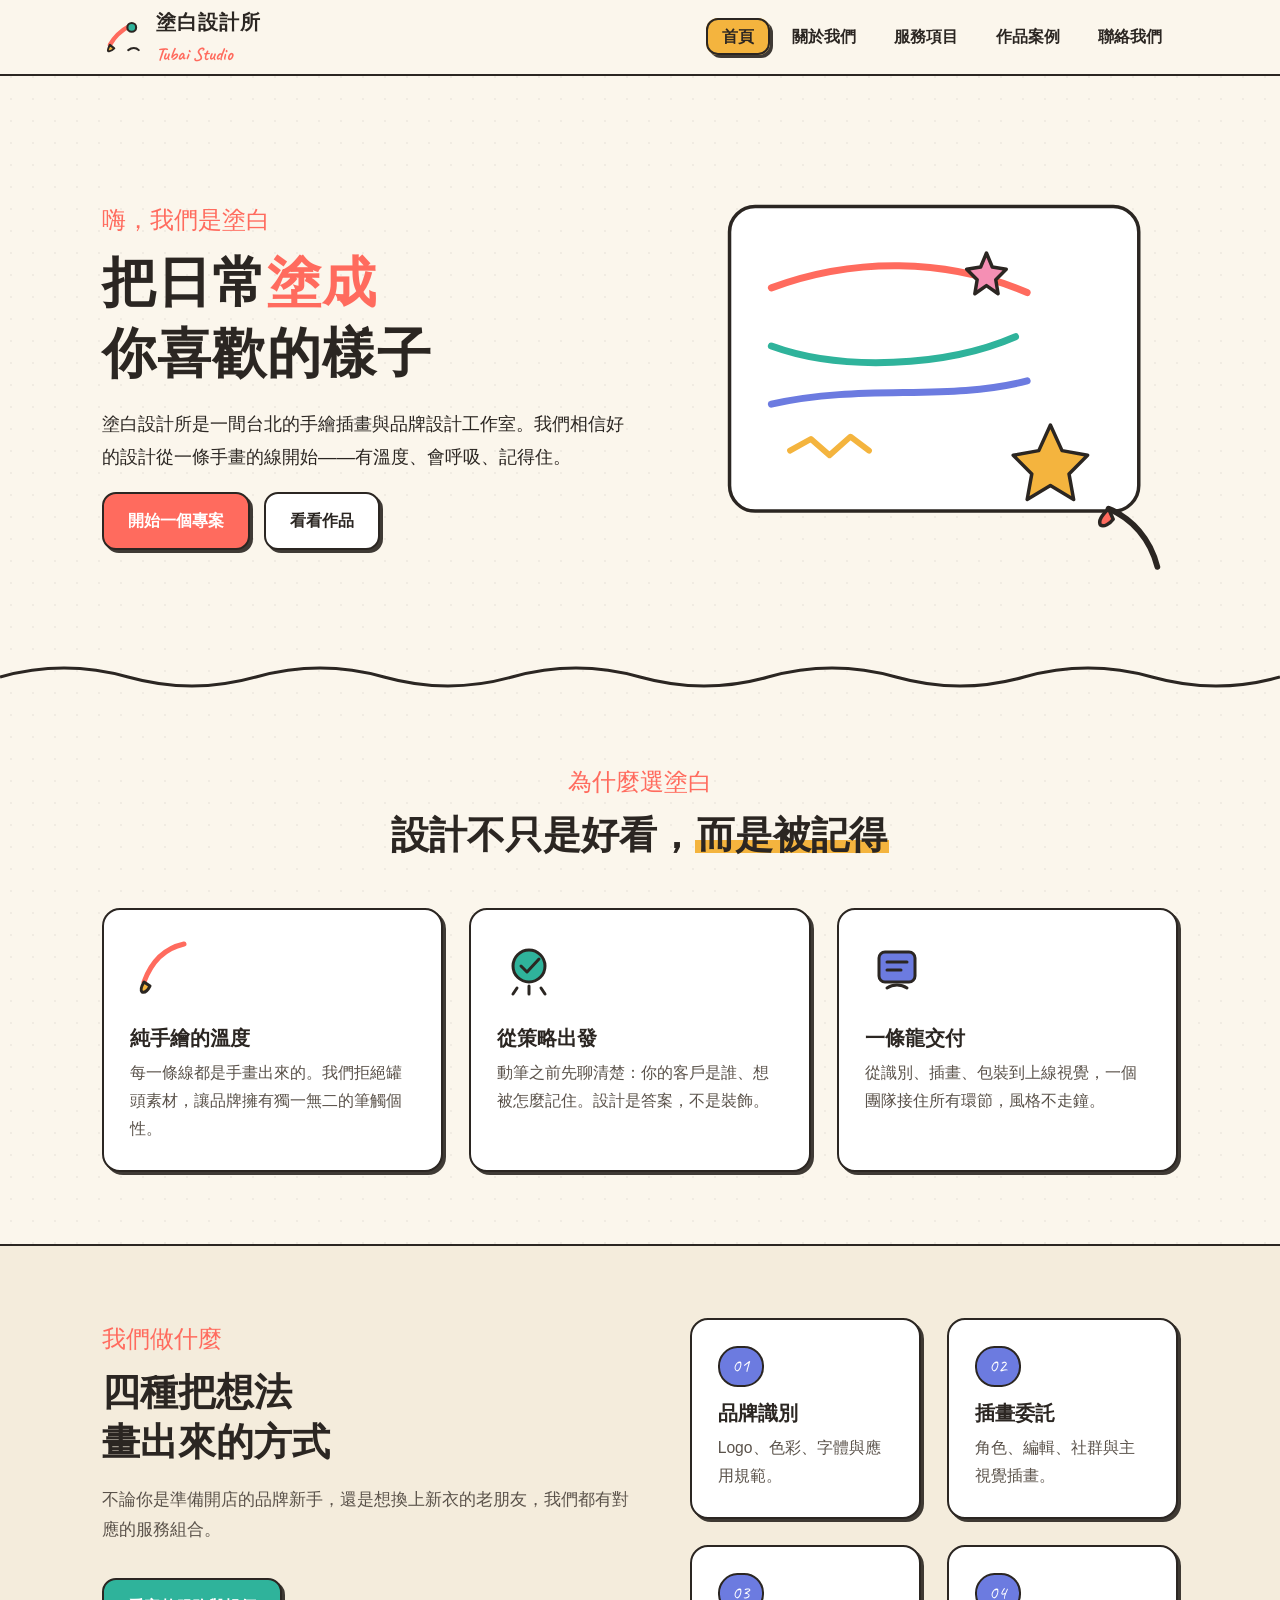
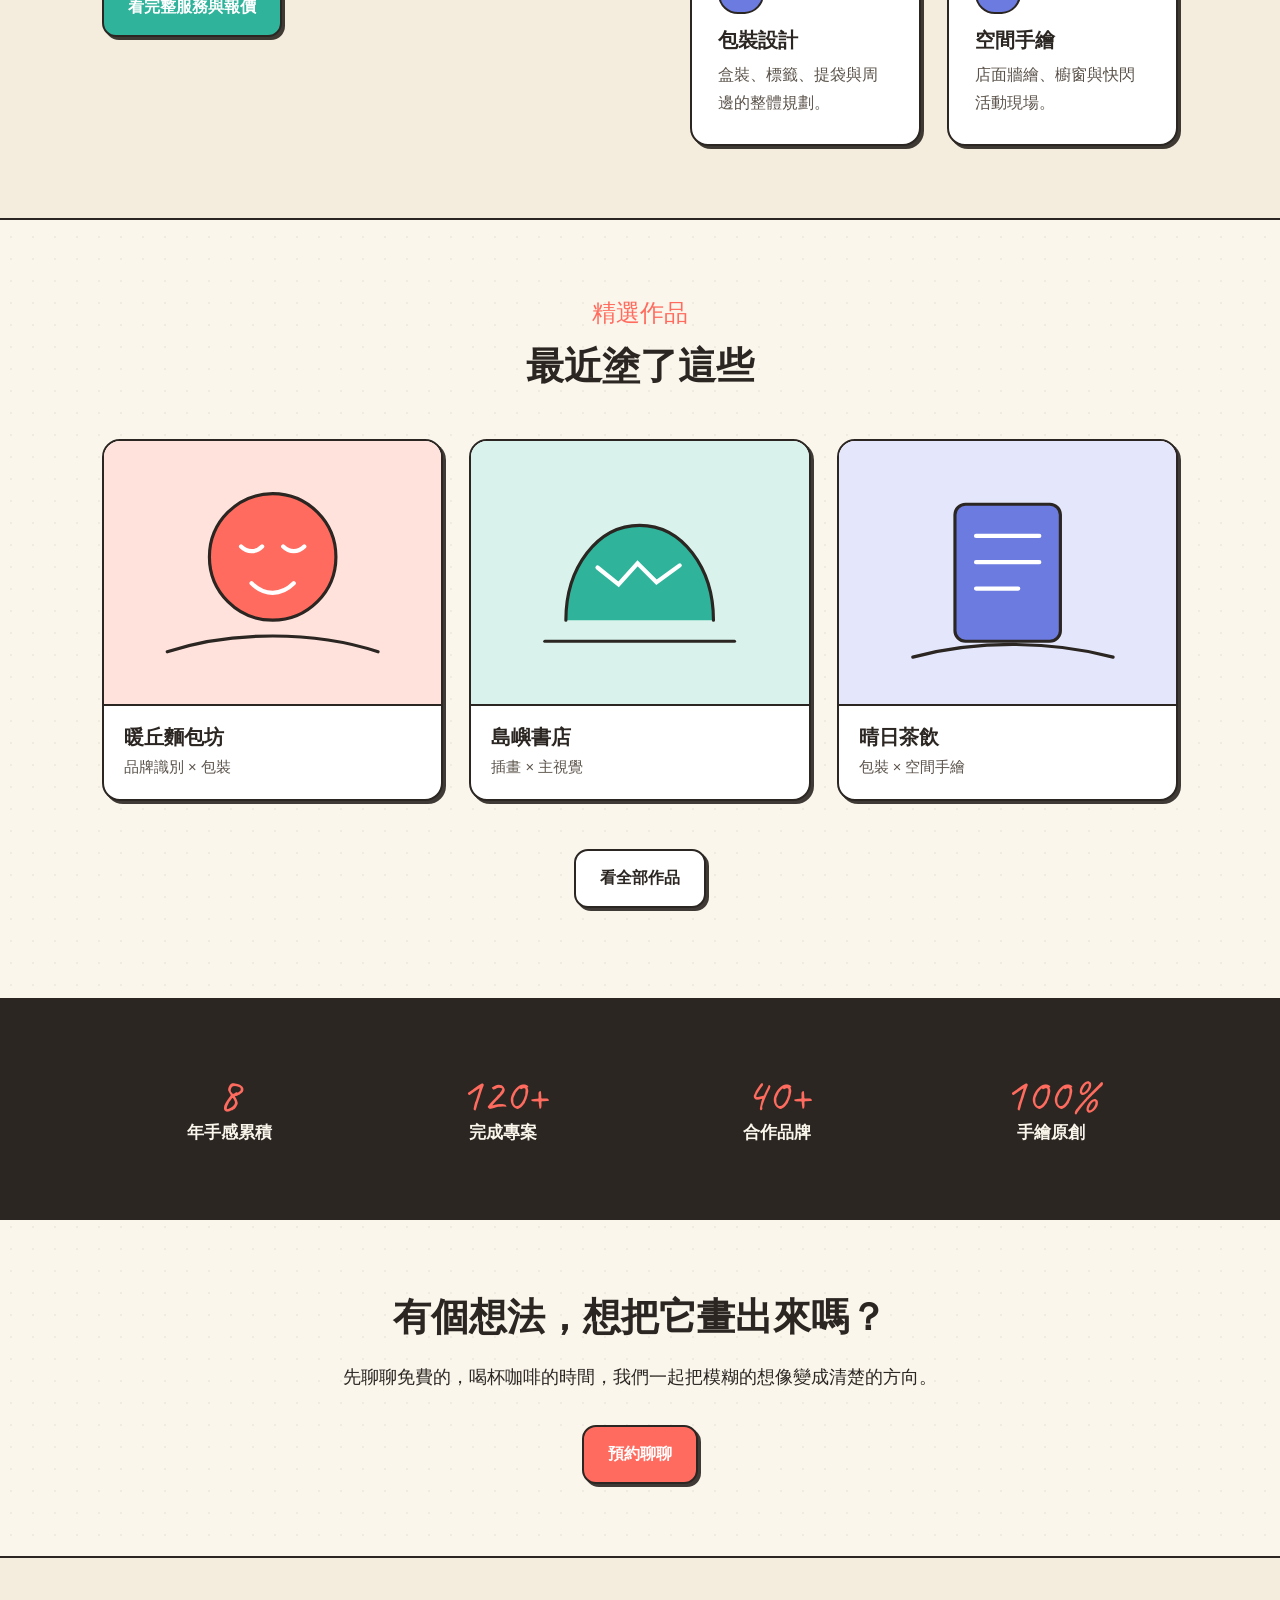
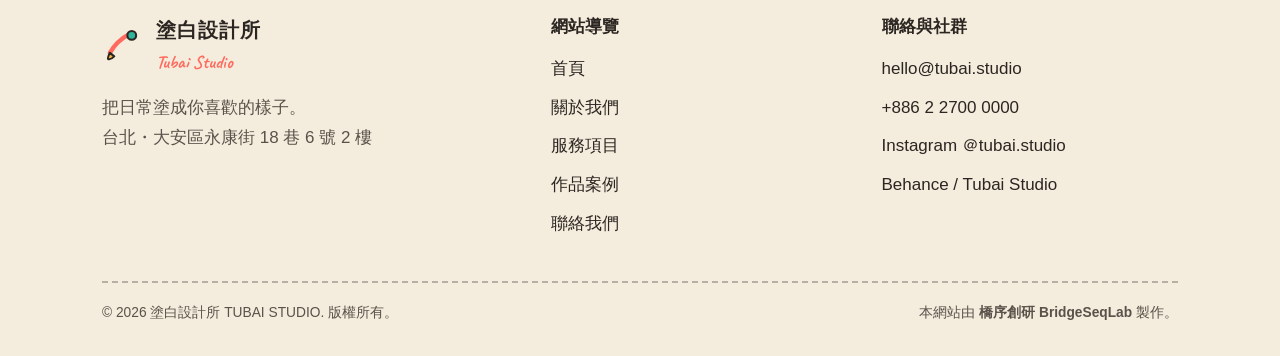
<file: index.html>
<!DOCTYPE html>
<html lang="zh-Hant">
<head>
<meta charset="UTF-8">
<meta name="viewport" content="width=device-width, initial-scale=1">
<title>塗白設計所 TUBAI STUDIO｜手繪插畫與品牌設計工作室</title>
<meta name="description" content="塗白設計所是一間位於台北的手繪插畫與品牌設計工作室，把日常塗成你喜歡的樣子。提供品牌識別、插畫委託、包裝設計與空間手繪服務。">
<meta name="keywords" content="插畫工作室,品牌設計,手繪插畫,品牌識別設計,包裝設計,台北設計工作室,塗白設計所,doodle插畫">
<meta name="author" content="塗白設計所 TUBAI STUDIO">
<link rel="canonical" href="https://izzo24.github.io/tubai-studio/">
<meta property="og:type" content="website">
<meta property="og:site_name" content="塗白設計所 TUBAI STUDIO">
<meta property="og:title" content="塗白設計所 TUBAI STUDIO｜手繪插畫與品牌設計工作室">
<meta property="og:description" content="把日常塗成你喜歡的樣子。台北手繪插畫與品牌設計工作室，提供品牌識別、插畫委託、包裝與空間手繪。">
<meta property="og:url" content="https://izzo24.github.io/tubai-studio/">
<meta property="og:image" content="https://izzo24.github.io/tubai-studio/assets/og-cover.png">
<meta property="og:locale" content="zh_TW">
<meta name="twitter:card" content="summary_large_image">
<meta name="twitter:title" content="塗白設計所 TUBAI STUDIO｜手繪插畫與品牌設計工作室">
<meta name="twitter:description" content="把日常塗成你喜歡的樣子。台北手繪插畫與品牌設計工作室。">
<meta name="twitter:image" content="https://izzo24.github.io/tubai-studio/assets/og-cover.png">
<link rel="icon" type="image/svg+xml" href="./assets/favicon.svg">
<link rel="apple-touch-icon" href="./assets/favicon.png">
<link rel="stylesheet" href="./assets/style.css">
<script type="application/ld+json">
{
  "@context":"https://schema.org",
  "@type":"LocalBusiness",
  "name":"塗白設計所 TUBAI STUDIO",
  "image":"https://izzo24.github.io/tubai-studio/assets/og-cover.png",
  "url":"https://izzo24.github.io/tubai-studio/",
  "description":"台北手繪插畫與品牌設計工作室，提供品牌識別、插畫委託、包裝設計與空間手繪服務。",
  "email":"hello@tubai.studio",
  "telephone":"+886-2-2700-0000",
  "priceRange":"$$",
  "address":{"@type":"PostalAddress","streetAddress":"大安區永康街 18 巷 6 號 2 樓","addressLocality":"台北市","addressRegion":"台灣","postalCode":"106","addressCountry":"TW"},
  "openingHours":"Mo-Fr 10:00-19:00",
  "sameAs":["https://www.instagram.com/tubai.studio","https://www.behance.net/tubaistudio"]
}
</script>
<script type="application/ld+json">
{
  "@context":"https://schema.org",
  "@type":"WebSite",
  "name":"塗白設計所 TUBAI STUDIO",
  "url":"https://izzo24.github.io/tubai-studio/"
}
</script>
</head>
<body>
<!--HEADER-->
<header class="site-header">
  <div class="wrap nav">
    <a class="brand" href="./index.html" aria-label="塗白設計所首頁">
      <svg viewBox="0 0 48 48" aria-hidden="true"><g fill="none" stroke="#2B2622" stroke-width="2.4" stroke-linecap="round" stroke-linejoin="round"><path d="M9 33c5-9 12-16 23-22" stroke="#FF6B5E" stroke-width="5"/><path d="M9 33c-2 4-3 6-2 7 2 1 5-1 7-3z" fill="#F4B43E"/><circle cx="34" cy="13" r="5" fill="#2FB39B"/><path d="M30 39c4-3 9-3 12 0"/></g></svg>
      <span><span class="zh">塗白設計所</span><br><span class="en">Tubai Studio</span></span>
    </a>
    <button class="nav-toggle" aria-label="開啟選單" aria-expanded="false" aria-controls="primary-nav"><span></span></button>
    <nav aria-label="主要導覽">
      <ul class="nav-links" id="primary-nav">
        <li><a href="./index.html" aria-current="page">首頁</a></li>
        <li><a href="./about.html">關於我們</a></li>
        <li><a href="./services.html">服務項目</a></li>
        <li><a href="./works.html">作品案例</a></li>
        <li><a href="./contact.html">聯絡我們</a></li>
      </ul>
    </nav>
  </div>
</header>

<main>
<!-- HERO -->
<section class="hero">
  <div class="wrap hero-grid">
    <div>
      <p class="eyebrow">嗨，我們是塗白</p>
      <h1>把日常<span class="brush">塗成</span><br>你喜歡的樣子</h1>
      <p class="lead">塗白設計所是一間台北的手繪插畫與品牌設計工作室。我們相信好的設計從一條手畫的線開始——有溫度、會呼吸、記得住。</p>
      <div class="actions">
        <a class="btn" href="./contact.html">開始一個專案</a>
        <a class="btn alt" href="./works.html">看看作品</a>
      </div>
    </div>
    <div class="hero-art">
      <svg class="float" viewBox="0 0 420 360" role="img" aria-label="手繪插畫：一支畫筆在紙上畫出彩色線條與星星">
        <g fill="none" stroke="#2B2622" stroke-width="3" stroke-linecap="round" stroke-linejoin="round">
          <rect x="34" y="40" width="352" height="262" rx="22" fill="#FFFFFF"/>
          <path d="M70 110c70-26 150-26 220 4" stroke="#FF6B5E" stroke-width="6"/>
          <path d="M70 160c60 22 150 18 210-8" stroke="#2FB39B" stroke-width="6"/>
          <path d="M70 210c80-18 150-2 220-20" stroke="#6C7BE0" stroke-width="6"/>
          <path d="M86 250l18-10 16 14 18-16 16 12" stroke="#F4B43E" stroke-width="5"/>
          <path d="M300 250l10-22 10 22 22 4-16 16 4 22-20-12-20 12 4-22-16-16z" fill="#F4B43E"/>
          <path d="M250 92l5-12 5 12 12 2-9 9 2 12-10-7-10 7 2-12-9-9z" fill="#F58FB4"/>
          <path d="M360 300c20 8 36 26 42 50" stroke="#2B2622" stroke-width="5"/>
          <path d="M360 300c-6 6-9 10-7 14 3 2 8-1 11-5z" fill="#FF6B5E"/>
        </g>
      </svg>
    </div>
  </div>
</section>

<svg class="divider-wave" viewBox="0 0 1200 36" preserveAspectRatio="none" aria-hidden="true"><path d="M0 24 Q60 6 120 24 T240 24 T360 24 T480 24 T600 24 T720 24 T840 24 T960 24 T1080 24 T1200 24" fill="none" stroke="currentColor" stroke-width="3"/></svg>

<!-- 價值主張 -->
<section>
  <div class="wrap">
    <p class="eyebrow center">為什麼選塗白</p>
    <h2 class="center">設計不只是好看，<span class="underline">而是被記得</span></h2>
    <div class="grid cols-3 mt-l">
      <article class="card reveal">
        <svg class="icon" viewBox="0 0 64 64" aria-hidden="true"><g fill="none" stroke="#2B2622" stroke-width="3" stroke-linecap="round" stroke-linejoin="round"><path d="M14 46c8-22 22-34 40-38" stroke="#FF6B5E" stroke-width="5"/><path d="M14 46c-3 5-4 8-2 10 3 1 6-2 8-6z" fill="#F4B43E"/></g></svg>
        <h3>純手繪的溫度</h3>
        <p>每一條線都是手畫出來的。我們拒絕罐頭素材，讓品牌擁有獨一無二的筆觸個性。</p>
      </article>
      <article class="card reveal">
        <svg class="icon" viewBox="0 0 64 64" aria-hidden="true"><g fill="none" stroke="#2B2622" stroke-width="3" stroke-linecap="round" stroke-linejoin="round"><circle cx="32" cy="30" r="16" fill="#2FB39B"/><path d="M24 30l6 6 12-13"/><path d="M32 50v8M20 52l-4 6M44 52l4 6"/></g></svg>
        <h3>從策略出發</h3>
        <p>動筆之前先聊清楚：你的客戶是誰、想被怎麼記住。設計是答案，不是裝飾。</p>
      </article>
      <article class="card reveal">
        <svg class="icon" viewBox="0 0 64 64" aria-hidden="true"><g fill="none" stroke="#2B2622" stroke-width="3" stroke-linecap="round" stroke-linejoin="round"><rect x="14" y="16" width="36" height="30" rx="6" fill="#6C7BE0"/><path d="M22 26h20M22 34h14"/><path d="M22 52c6-4 14-4 20 0"/></g></svg>
        <h3>一條龍交付</h3>
        <p>從識別、插畫、包裝到上線視覺，一個團隊接住所有環節，風格不走鐘。</p>
      </article>
    </div>
  </div>
</section>

<!-- 服務預覽 -->
<section style="background:var(--paper-2);border-top:2.5px solid var(--line);border-bottom:2.5px solid var(--line);">
  <div class="wrap">
    <div class="hero-grid" style="align-items:flex-start;">
      <div>
        <p class="eyebrow">我們做什麼</p>
        <h2>四種把想法<br>畫出來的方式</h2>
        <p>不論你是準備開店的品牌新手，還是想換上新衣的老朋友，我們都有對應的服務組合。</p>
        <a class="btn teal mt-s" href="./services.html">看完整服務與報價</a>
      </div>
      <div class="grid cols-2">
        <article class="card reveal"><span class="badge">01</span><h3 class="mt-s">品牌識別</h3><p>Logo、色彩、字體與應用規範。</p></article>
        <article class="card reveal"><span class="badge">02</span><h3 class="mt-s">插畫委託</h3><p>角色、編輯、社群與主視覺插畫。</p></article>
        <article class="card reveal"><span class="badge">03</span><h3 class="mt-s">包裝設計</h3><p>盒裝、標籤、提袋與周邊的整體規劃。</p></article>
        <article class="card reveal"><span class="badge">04</span><h3 class="mt-s">空間手繪</h3><p>店面牆繪、櫥窗與快閃活動現場。</p></article>
      </div>
    </div>
  </div>
</section>

<!-- 精選作品 -->
<section>
  <div class="wrap">
    <p class="eyebrow center">精選作品</p>
    <h2 class="center">最近塗了這些</h2>
    <div class="grid cols-3 mt-l">
      <a class="work reveal" href="./works.html">
        <div class="thumb" style="background:#FFE2DC;">
          <svg viewBox="0 0 320 240" aria-hidden="true"><g fill="none" stroke="#2B2622" stroke-width="3" stroke-linecap="round"><circle cx="160" cy="110" r="60" fill="#FF6B5E"/><path d="M130 100c6 6 14 6 20 0M170 100c6 6 14 6 20 0" stroke="#FFF" stroke-width="4"/><path d="M140 135c12 12 28 12 40 0" stroke="#FFF" stroke-width="4"/><path d="M60 200c60-20 140-20 200 0"/></g></svg>
        </div>
        <div class="meta"><h3>暖丘麵包坊</h3><p>品牌識別 × 包裝</p></div>
      </a>
      <a class="work reveal" href="./works.html">
        <div class="thumb" style="background:#D9F2EC;">
          <svg viewBox="0 0 320 240" aria-hidden="true"><g fill="none" stroke="#2B2622" stroke-width="3" stroke-linecap="round"><path d="M90 170c0-50 30-90 70-90s70 40 70 90" fill="#2FB39B"/><path d="M120 120l20 16 18-20 18 18 22-16" stroke="#FFF" stroke-width="4"/><path d="M70 190h180"/></g></svg>
        </div>
        <div class="meta"><h3>島嶼書店</h3><p>插畫 × 主視覺</p></div>
      </a>
      <a class="work reveal" href="./works.html">
        <div class="thumb" style="background:#E4E7FB;">
          <svg viewBox="0 0 320 240" aria-hidden="true"><g fill="none" stroke="#2B2622" stroke-width="3" stroke-linecap="round" stroke-linejoin="round"><rect x="110" y="60" width="100" height="130" rx="10" fill="#6C7BE0"/><path d="M130 90h60M130 115h60M130 140h40" stroke="#FFF" stroke-width="4"/><path d="M70 205c60-16 130-16 190 0"/></g></svg>
        </div>
        <div class="meta"><h3>晴日茶飲</h3><p>包裝 × 空間手繪</p></div>
      </a>
    </div>
    <p class="center mt-l"><a class="btn alt" href="./works.html">看全部作品</a></p>
  </div>
</section>

<!-- 統計橫幅 -->
<section class="band">
  <div class="wrap">
    <div class="stats">
      <div class="stat reveal"><div class="n">8</div><div class="l">年手感累積</div></div>
      <div class="stat reveal"><div class="n">120+</div><div class="l">完成專案</div></div>
      <div class="stat reveal"><div class="n">40+</div><div class="l">合作品牌</div></div>
      <div class="stat reveal"><div class="n">100%</div><div class="l">手繪原創</div></div>
    </div>
  </div>
</section>

<!-- CTA -->
<section class="center">
  <div class="wrap">
    <h2>有個想法，想把它畫出來嗎？</h2>
    <p class="lead">先聊聊免費的，喝杯咖啡的時間，我們一起把模糊的想像變成清楚的方向。</p>
    <a class="btn mt-s" href="./contact.html">預約聊聊</a>
  </div>
</section>
</main>

<!--FOOTER-->
<footer class="site-footer">
  <div class="wrap">
    <div class="foot-grid">
      <div>
        <a class="brand" href="./index.html" aria-label="塗白設計所首頁">
          <svg viewBox="0 0 48 48" aria-hidden="true"><g fill="none" stroke="#2B2622" stroke-width="2.4" stroke-linecap="round" stroke-linejoin="round"><path d="M9 33c5-9 12-16 23-22" stroke="#FF6B5E" stroke-width="5"/><path d="M9 33c-2 4-3 6-2 7 2 1 5-1 7-3z" fill="#F4B43E"/><circle cx="34" cy="13" r="5" fill="#2FB39B"/></g></svg>
          <span><span class="zh">塗白設計所</span><br><span class="en">Tubai Studio</span></span>
        </a>
        <p class="mt-s">把日常塗成你喜歡的樣子。<br>台北・大安區永康街 18 巷 6 號 2 樓</p>
      </div>
      <div>
        <h4>網站導覽</h4>
        <ul>
          <li><a href="./index.html">首頁</a></li>
          <li><a href="./about.html">關於我們</a></li>
          <li><a href="./services.html">服務項目</a></li>
          <li><a href="./works.html">作品案例</a></li>
          <li><a href="./contact.html">聯絡我們</a></li>
        </ul>
      </div>
      <div>
        <h4>聯絡與社群</h4>
        <ul>
          <li><a href="./contact.html">hello@tubai.studio</a></li>
          <li><a href="./contact.html">+886 2 2700 0000</a></li>
          <li><a href="./contact.html">Instagram ＠tubai.studio</a></li>
          <li><a href="./contact.html">Behance / Tubai Studio</a></li>
        </ul>
      </div>
    </div>
    <div class="foot-bottom">
      <span>© <span data-year>2026</span> 塗白設計所 TUBAI STUDIO. 版權所有。</span>
      <span>本網站由 <a href="https://bridgeseqlab.com" target="_blank" rel="noopener" style="font-weight:700;color:inherit;">橋序創研 BridgeSeqLab</a> 製作。</span>
    </div>
  </div>
</footer>
<script src="./assets/main.js"></script>
</body>
</html>
</file>
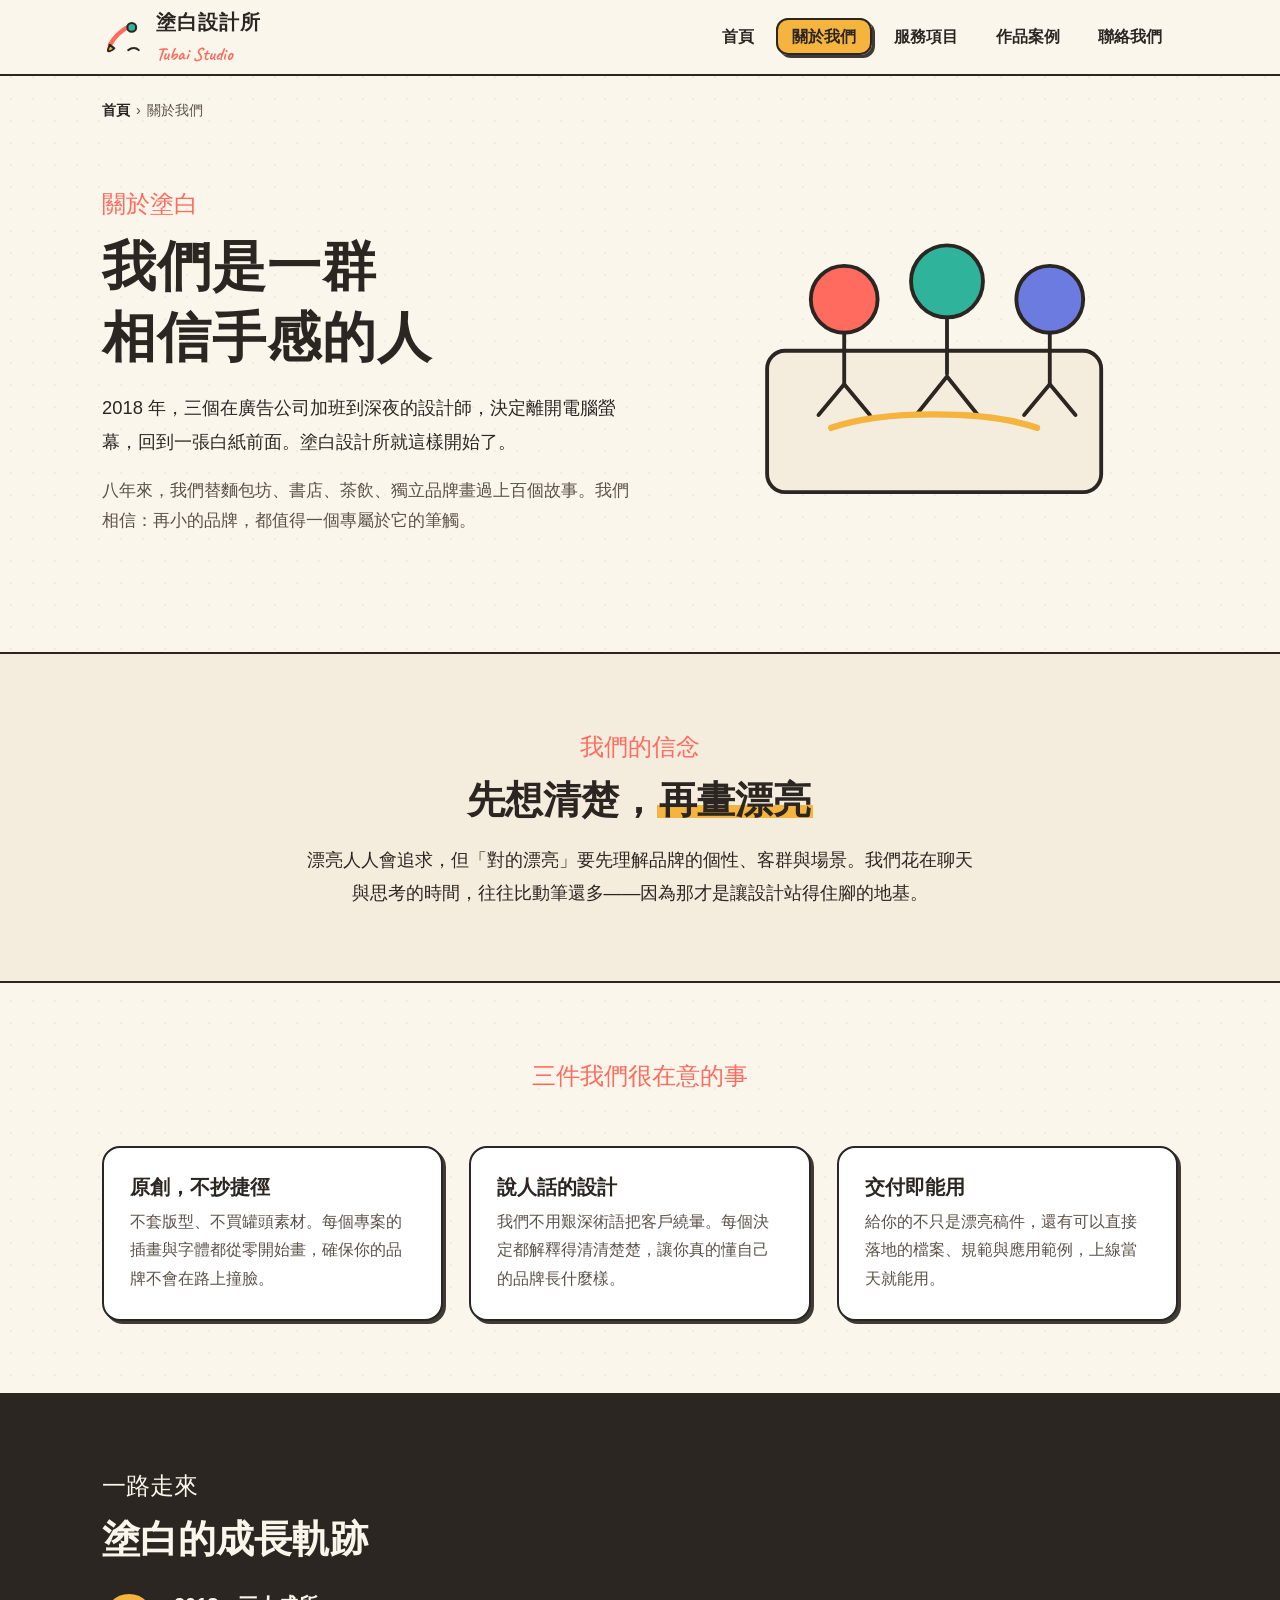
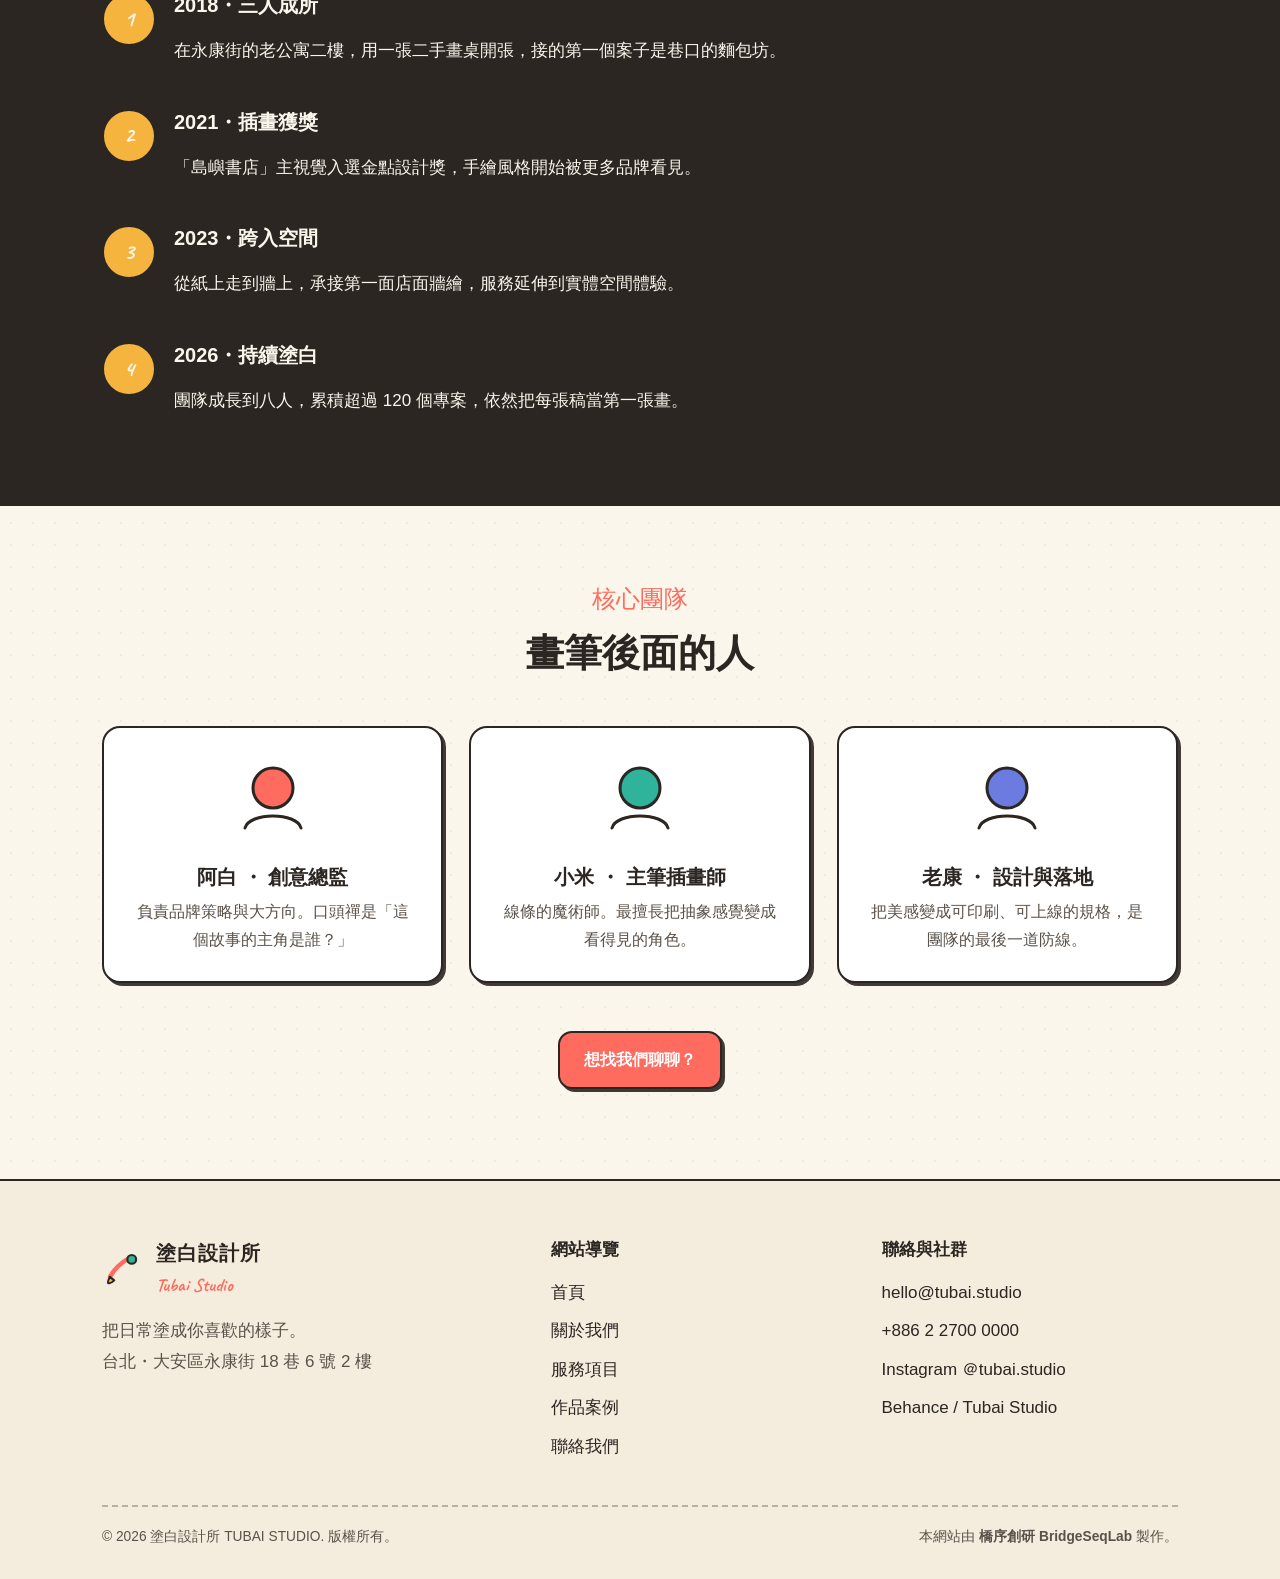
<file: about.html>
<!DOCTYPE html>
<html lang="zh-Hant">
<head>
<meta charset="UTF-8">
<meta name="viewport" content="width=device-width, initial-scale=1">
<title>關於塗白設計所｜我們的故事與設計理念 - TUBAI STUDIO</title>
<meta name="description" content="認識塗白設計所：一群相信手感的插畫與品牌設計師。了解我們的成立故事、設計理念「先想清楚、再畫漂亮」與三人核心團隊。">
<meta name="keywords" content="塗白設計所介紹,設計工作室理念,插畫師團隊,品牌設計師,台北插畫工作室,手繪設計流程">
<meta name="author" content="塗白設計所 TUBAI STUDIO">
<link rel="canonical" href="https://izzo24.github.io/tubai-studio/about.html">
<meta property="og:type" content="article">
<meta property="og:site_name" content="塗白設計所 TUBAI STUDIO">
<meta property="og:title" content="關於塗白設計所｜我們的故事與設計理念">
<meta property="og:description" content="一群相信手感的插畫與品牌設計師。先想清楚、再畫漂亮，是我們八年來不變的工作方式。">
<meta property="og:url" content="https://izzo24.github.io/tubai-studio/about.html">
<meta property="og:image" content="https://izzo24.github.io/tubai-studio/assets/og-cover.png">
<meta property="og:locale" content="zh_TW">
<meta name="twitter:card" content="summary_large_image">
<meta name="twitter:title" content="關於塗白設計所｜我們的故事與設計理念">
<meta name="twitter:description" content="一群相信手感的插畫與品牌設計師。先想清楚、再畫漂亮。">
<meta name="twitter:image" content="https://izzo24.github.io/tubai-studio/assets/og-cover.png">
<link rel="icon" type="image/svg+xml" href="./assets/favicon.svg">
<link rel="apple-touch-icon" href="./assets/favicon.png">
<link rel="stylesheet" href="./assets/style.css">
<script type="application/ld+json">
{
  "@context":"https://schema.org",
  "@type":"AboutPage",
  "name":"關於塗白設計所",
  "url":"https://izzo24.github.io/tubai-studio/about.html",
  "description":"塗白設計所的成立故事、設計理念與核心團隊介紹。",
  "publisher":{"@type":"Organization","name":"塗白設計所 TUBAI STUDIO","url":"https://izzo24.github.io/tubai-studio/"}
}
</script>
<script type="application/ld+json">
{
  "@context":"https://schema.org",
  "@type":"BreadcrumbList",
  "itemListElement":[
    {"@type":"ListItem","position":1,"name":"首頁","item":"https://izzo24.github.io/tubai-studio/"},
    {"@type":"ListItem","position":2,"name":"關於我們","item":"https://izzo24.github.io/tubai-studio/about.html"}
  ]
}
</script>
</head>
<body>
<header class="site-header">
  <div class="wrap nav">
    <a class="brand" href="./index.html" aria-label="塗白設計所首頁">
      <svg viewBox="0 0 48 48" aria-hidden="true"><g fill="none" stroke="#2B2622" stroke-width="2.4" stroke-linecap="round" stroke-linejoin="round"><path d="M9 33c5-9 12-16 23-22" stroke="#FF6B5E" stroke-width="5"/><path d="M9 33c-2 4-3 6-2 7 2 1 5-1 7-3z" fill="#F4B43E"/><circle cx="34" cy="13" r="5" fill="#2FB39B"/><path d="M30 39c4-3 9-3 12 0"/></g></svg>
      <span><span class="zh">塗白設計所</span><br><span class="en">Tubai Studio</span></span>
    </a>
    <button class="nav-toggle" aria-label="開啟選單" aria-expanded="false" aria-controls="primary-nav"><span></span></button>
    <nav aria-label="主要導覽">
      <ul class="nav-links" id="primary-nav">
        <li><a href="./index.html">首頁</a></li>
        <li><a href="./about.html" aria-current="page">關於我們</a></li>
        <li><a href="./services.html">服務項目</a></li>
        <li><a href="./works.html">作品案例</a></li>
        <li><a href="./contact.html">聯絡我們</a></li>
      </ul>
    </nav>
  </div>
</header>

<div class="wrap"><nav class="crumbs" aria-label="麵包屑"><a href="./index.html">首頁</a><span>›</span>關於我們</nav></div>

<main>
<section style="padding-top:34px;">
  <div class="wrap hero-grid">
    <div>
      <p class="eyebrow">關於塗白</p>
      <h1>我們是一群<br>相信手感的人</h1>
      <p class="lead">2018 年，三個在廣告公司加班到深夜的設計師，決定離開電腦螢幕，回到一張白紙前面。塗白設計所就這樣開始了。</p>
      <p>八年來，我們替麵包坊、書店、茶飲、獨立品牌畫過上百個故事。我們相信：再小的品牌，都值得一個專屬於它的筆觸。</p>
    </div>
    <div class="hero-art">
      <svg class="float" viewBox="0 0 380 320" role="img" aria-label="手繪插畫：三個人圍著一張畫桌一起塗鴉">
        <g fill="none" stroke="#2B2622" stroke-width="3" stroke-linecap="round" stroke-linejoin="round">
          <rect x="60" y="150" width="260" height="110" rx="14" fill="#F4ECDC"/>
          <circle cx="120" cy="110" r="26" fill="#FF6B5E"/><path d="M120 136v40" /><path d="M100 200l20-24 20 24"/>
          <circle cx="200" cy="96" r="28" fill="#2FB39B"/><path d="M200 124v44"/><path d="M176 200l24-30 24 30"/>
          <circle cx="280" cy="110" r="26" fill="#6C7BE0"/><path d="M280 136v40"/><path d="M260 200l20-24 20 24"/>
          <path d="M110 210c40-14 120-14 160 0" stroke="#F4B43E" stroke-width="5"/>
        </g>
      </svg>
    </div>
  </div>
</section>

<section style="background:var(--paper-2);border-top:2.5px solid var(--line);border-bottom:2.5px solid var(--line);">
  <div class="wrap center">
    <p class="eyebrow">我們的信念</p>
    <h2>先想清楚，<span class="underline">再畫漂亮</span></h2>
    <p class="lead" style="max-width:680px;margin:0 auto;">漂亮人人會追求，但「對的漂亮」要先理解品牌的個性、客群與場景。我們花在聊天與思考的時間，往往比動筆還多——因為那才是讓設計站得住腳的地基。</p>
  </div>
</section>

<section>
  <div class="wrap">
    <p class="eyebrow center">三件我們很在意的事</p>
    <div class="grid cols-3 mt-l">
      <article class="card reveal"><h3>原創，不抄捷徑</h3><p>不套版型、不買罐頭素材。每個專案的插畫與字體都從零開始畫，確保你的品牌不會在路上撞臉。</p></article>
      <article class="card reveal"><h3>說人話的設計</h3><p>我們不用艱深術語把客戶繞暈。每個決定都解釋得清清楚楚，讓你真的懂自己的品牌長什麼樣。</p></article>
      <article class="card reveal"><h3>交付即能用</h3><p>給你的不只是漂亮稿件，還有可以直接落地的檔案、規範與應用範例，上線當天就能用。</p></article>
    </div>
  </div>
</section>

<section class="band">
  <div class="wrap">
    <p class="eyebrow">一路走來</p>
    <h2>塗白的成長軌跡</h2>
    <div class="steps mt-m">
      <div class="step reveal"><div class="num"></div><div><h3 style="color:var(--paper)">2018・三人成所</h3><p>在永康街的老公寓二樓，用一張二手畫桌開張，接的第一個案子是巷口的麵包坊。</p></div></div>
      <div class="step reveal"><div class="num"></div><div><h3 style="color:var(--paper)">2021・插畫獲獎</h3><p>「島嶼書店」主視覺入選金點設計獎，手繪風格開始被更多品牌看見。</p></div></div>
      <div class="step reveal"><div class="num"></div><div><h3 style="color:var(--paper)">2023・跨入空間</h3><p>從紙上走到牆上，承接第一面店面牆繪，服務延伸到實體空間體驗。</p></div></div>
      <div class="step reveal"><div class="num"></div><div><h3 style="color:var(--paper)">2026・持續塗白</h3><p>團隊成長到八人，累積超過 120 個專案，依然把每張稿當第一張畫。</p></div></div>
    </div>
  </div>
</section>

<section>
  <div class="wrap">
    <p class="eyebrow center">核心團隊</p>
    <h2 class="center">畫筆後面的人</h2>
    <div class="grid cols-3 mt-l">
      <article class="card center reveal">
        <svg class="icon" style="width:88px;height:88px;margin:0 auto 12px;" viewBox="0 0 88 88" aria-hidden="true"><g fill="none" stroke="#2B2622" stroke-width="3" stroke-linecap="round"><circle cx="44" cy="34" r="20" fill="#FF6B5E"/><path d="M16 74c4-16 52-16 56 0"/></g></svg>
        <h3>阿白 ・ 創意總監</h3><p>負責品牌策略與大方向。口頭禪是「這個故事的主角是誰？」</p>
      </article>
      <article class="card center reveal">
        <svg class="icon" style="width:88px;height:88px;margin:0 auto 12px;" viewBox="0 0 88 88" aria-hidden="true"><g fill="none" stroke="#2B2622" stroke-width="3" stroke-linecap="round"><circle cx="44" cy="34" r="20" fill="#2FB39B"/><path d="M16 74c4-16 52-16 56 0"/></g></svg>
        <h3>小米 ・ 主筆插畫師</h3><p>線條的魔術師。最擅長把抽象感覺變成看得見的角色。</p>
      </article>
      <article class="card center reveal">
        <svg class="icon" style="width:88px;height:88px;margin:0 auto 12px;" viewBox="0 0 88 88" aria-hidden="true"><g fill="none" stroke="#2B2622" stroke-width="3" stroke-linecap="round"><circle cx="44" cy="34" r="20" fill="#6C7BE0"/><path d="M16 74c4-16 52-16 56 0"/></g></svg>
        <h3>老康 ・ 設計與落地</h3><p>把美感變成可印刷、可上線的規格，是團隊的最後一道防線。</p>
      </article>
    </div>
    <p class="center mt-l"><a class="btn" href="./contact.html">想找我們聊聊？</a></p>
  </div>
</section>
</main>

<footer class="site-footer">
  <div class="wrap">
    <div class="foot-grid">
      <div>
        <a class="brand" href="./index.html" aria-label="塗白設計所首頁">
          <svg viewBox="0 0 48 48" aria-hidden="true"><g fill="none" stroke="#2B2622" stroke-width="2.4" stroke-linecap="round" stroke-linejoin="round"><path d="M9 33c5-9 12-16 23-22" stroke="#FF6B5E" stroke-width="5"/><path d="M9 33c-2 4-3 6-2 7 2 1 5-1 7-3z" fill="#F4B43E"/><circle cx="34" cy="13" r="5" fill="#2FB39B"/></g></svg>
          <span><span class="zh">塗白設計所</span><br><span class="en">Tubai Studio</span></span>
        </a>
        <p class="mt-s">把日常塗成你喜歡的樣子。<br>台北・大安區永康街 18 巷 6 號 2 樓</p>
      </div>
      <div><h4>網站導覽</h4><ul><li><a href="./index.html">首頁</a></li><li><a href="./about.html">關於我們</a></li><li><a href="./services.html">服務項目</a></li><li><a href="./works.html">作品案例</a></li><li><a href="./contact.html">聯絡我們</a></li></ul></div>
      <div><h4>聯絡與社群</h4><ul><li><a href="./contact.html">hello@tubai.studio</a></li><li><a href="./contact.html">+886 2 2700 0000</a></li><li><a href="./contact.html">Instagram ＠tubai.studio</a></li><li><a href="./contact.html">Behance / Tubai Studio</a></li></ul></div>
    </div>
    <div class="foot-bottom">
      <span>© <span data-year>2026</span> 塗白設計所 TUBAI STUDIO. 版權所有。</span>
      <span>本網站由 <a href="https://bridgeseqlab.com" target="_blank" rel="noopener" style="font-weight:700;color:inherit;">橋序創研 BridgeSeqLab</a> 製作。</span>
    </div>
  </div>
</footer>
<script src="./assets/main.js"></script>
</body>
</html>
</file>
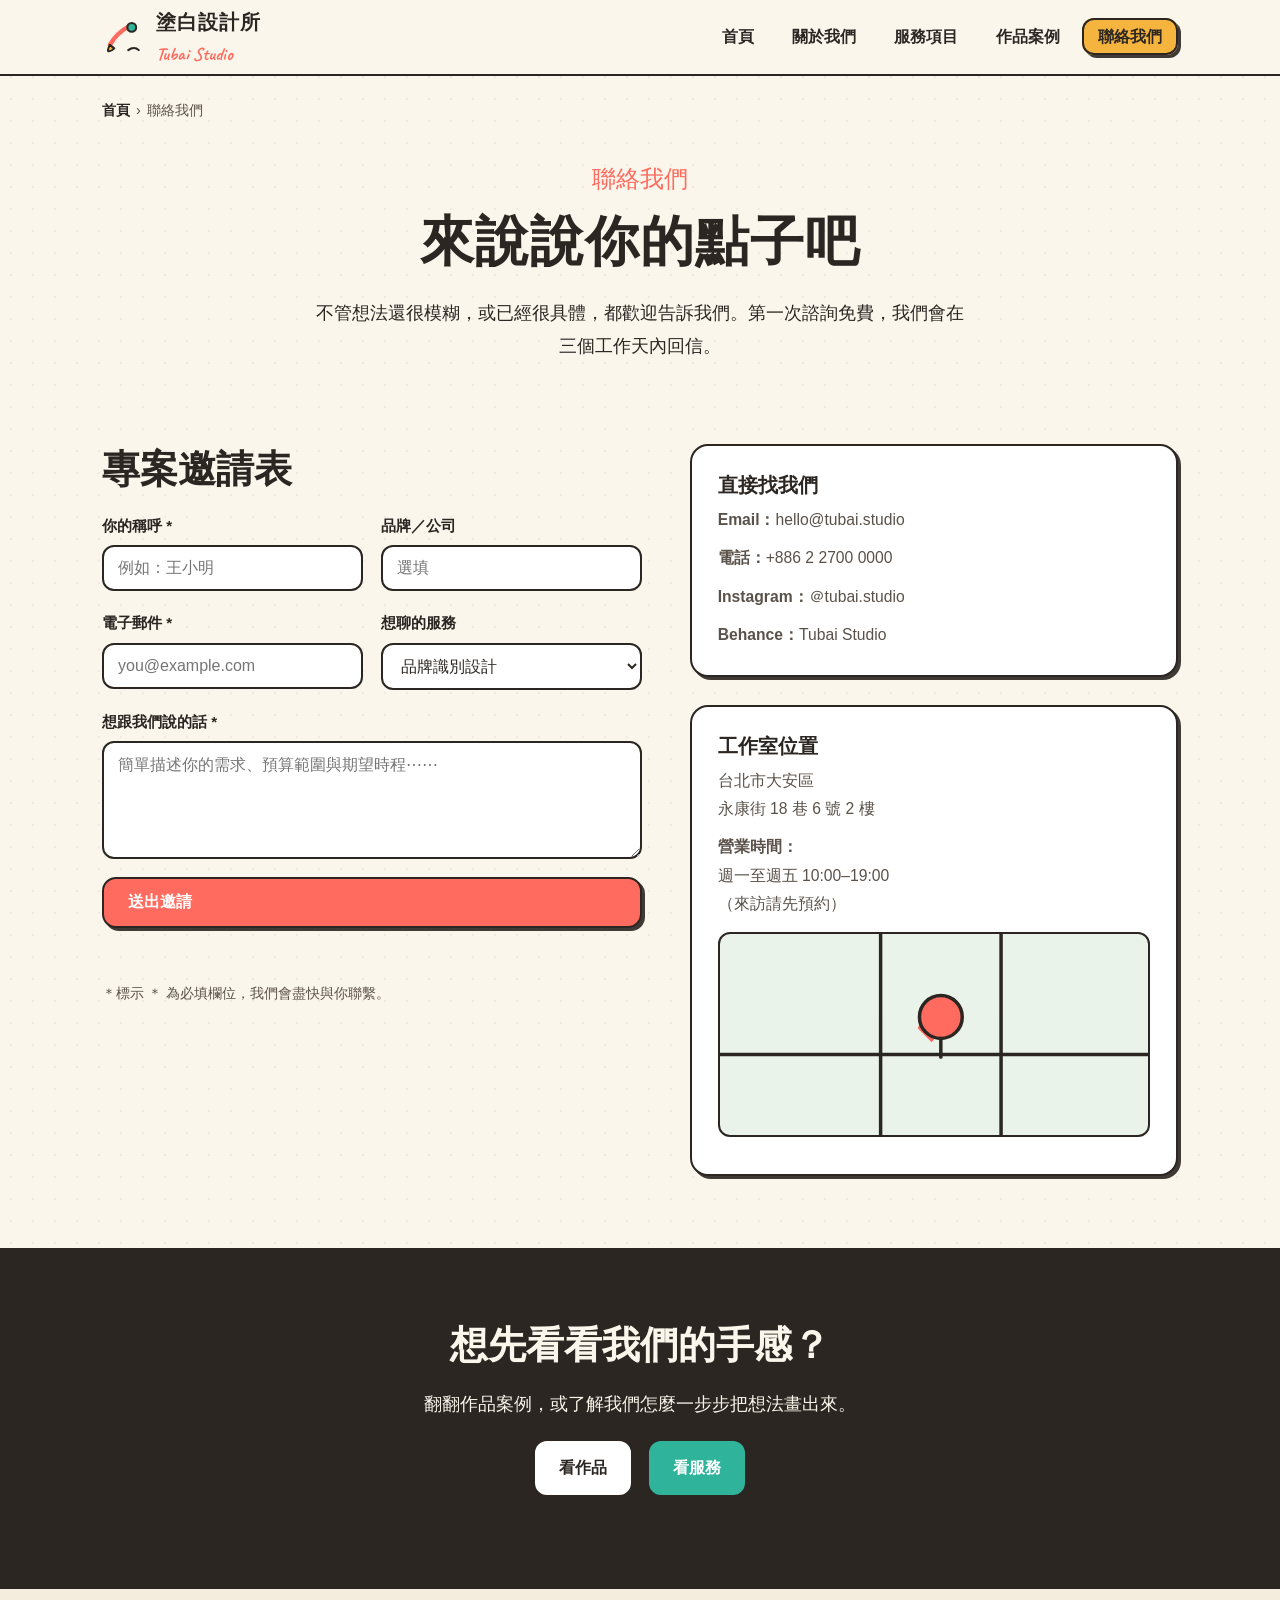
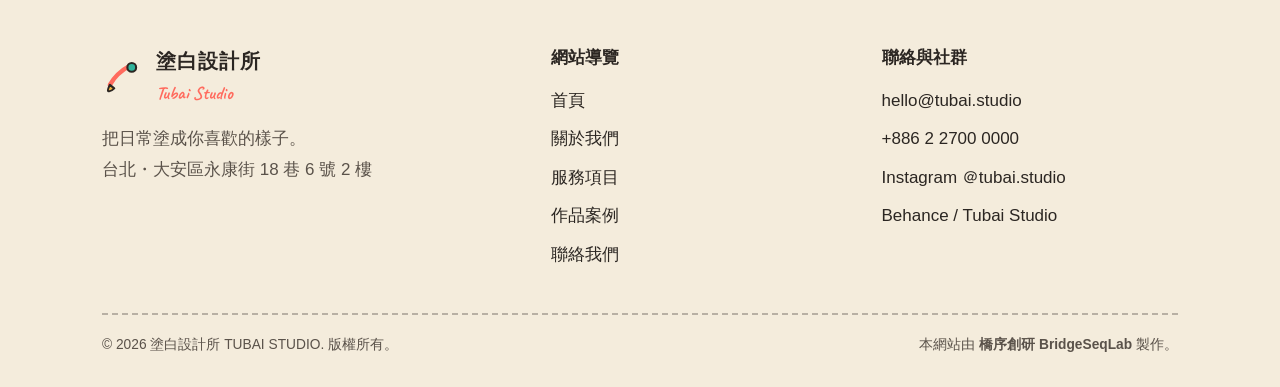
<file: contact.html>
<!DOCTYPE html>
<html lang="zh-Hant">
<head>
<meta charset="UTF-8">
<meta name="viewport" content="width=device-width, initial-scale=1">
<title>聯絡塗白設計所｜預約諮詢與專案邀請 - TUBAI STUDIO</title>
<meta name="description" content="想找塗白設計所合作嗎？填寫專案邀請表，或透過 email、電話與 Instagram 聯絡我們。台北大安區永康街，週一至週五 10:00–19:00。">
<meta name="keywords" content="聯絡塗白設計所,設計諮詢預約,品牌設計合作,插畫委託聯絡,台北設計工作室聯絡方式">
<meta name="author" content="塗白設計所 TUBAI STUDIO">
<link rel="canonical" href="https://izzo24.github.io/tubai-studio/contact.html">
<meta property="og:type" content="website">
<meta property="og:site_name" content="塗白設計所 TUBAI STUDIO">
<meta property="og:title" content="聯絡塗白設計所｜預約諮詢與專案邀請">
<meta property="og:description" content="填寫專案邀請表，或透過 email、電話與 Instagram 聯絡我們。">
<meta property="og:url" content="https://izzo24.github.io/tubai-studio/contact.html">
<meta property="og:image" content="https://izzo24.github.io/tubai-studio/assets/og-cover.png">
<meta property="og:locale" content="zh_TW">
<meta name="twitter:card" content="summary_large_image">
<meta name="twitter:title" content="聯絡塗白設計所｜TUBAI STUDIO">
<meta name="twitter:description" content="預約諮詢與專案邀請。">
<meta name="twitter:image" content="https://izzo24.github.io/tubai-studio/assets/og-cover.png">
<link rel="icon" type="image/svg+xml" href="./assets/favicon.svg">
<link rel="apple-touch-icon" href="./assets/favicon.png">
<link rel="stylesheet" href="./assets/style.css">
<script type="application/ld+json">
{
  "@context":"https://schema.org",
  "@type":"ContactPage",
  "name":"聯絡塗白設計所",
  "url":"https://izzo24.github.io/tubai-studio/contact.html",
  "mainEntity":{
    "@type":"Organization","name":"塗白設計所 TUBAI STUDIO",
    "email":"hello@tubai.studio","telephone":"+886-2-2700-0000",
    "address":{"@type":"PostalAddress","streetAddress":"大安區永康街 18 巷 6 號 2 樓","addressLocality":"台北市","postalCode":"106","addressCountry":"TW"}
  }
}
</script>
<script type="application/ld+json">
{
  "@context":"https://schema.org",
  "@type":"BreadcrumbList",
  "itemListElement":[
    {"@type":"ListItem","position":1,"name":"首頁","item":"https://izzo24.github.io/tubai-studio/"},
    {"@type":"ListItem","position":2,"name":"聯絡我們","item":"https://izzo24.github.io/tubai-studio/contact.html"}
  ]
}
</script>
</head>
<body>
<header class="site-header">
  <div class="wrap nav">
    <a class="brand" href="./index.html" aria-label="塗白設計所首頁">
      <svg viewBox="0 0 48 48" aria-hidden="true"><g fill="none" stroke="#2B2622" stroke-width="2.4" stroke-linecap="round" stroke-linejoin="round"><path d="M9 33c5-9 12-16 23-22" stroke="#FF6B5E" stroke-width="5"/><path d="M9 33c-2 4-3 6-2 7 2 1 5-1 7-3z" fill="#F4B43E"/><circle cx="34" cy="13" r="5" fill="#2FB39B"/><path d="M30 39c4-3 9-3 12 0"/></g></svg>
      <span><span class="zh">塗白設計所</span><br><span class="en">Tubai Studio</span></span>
    </a>
    <button class="nav-toggle" aria-label="開啟選單" aria-expanded="false" aria-controls="primary-nav"><span></span></button>
    <nav aria-label="主要導覽">
      <ul class="nav-links" id="primary-nav">
        <li><a href="./index.html">首頁</a></li>
        <li><a href="./about.html">關於我們</a></li>
        <li><a href="./services.html">服務項目</a></li>
        <li><a href="./works.html">作品案例</a></li>
        <li><a href="./contact.html" aria-current="page">聯絡我們</a></li>
      </ul>
    </nav>
  </div>
</header>

<div class="wrap"><nav class="crumbs" aria-label="麵包屑"><a href="./index.html">首頁</a><span>›</span>聯絡我們</nav></div>

<main>
<section style="padding-top:34px;">
  <div class="wrap center">
    <p class="eyebrow">聯絡我們</p>
    <h1>來說說你的點子吧</h1>
    <p class="lead" style="max-width:660px;margin:0 auto;">不管想法還很模糊，或已經很具體，都歡迎告訴我們。第一次諮詢免費，我們會在三個工作天內回信。</p>
  </div>
</section>

<section style="padding-top:10px;">
  <div class="wrap hero-grid" style="align-items:flex-start;">
    <div>
      <h2>專案邀請表</h2>
      <form id="contact-form" class="form-grid" novalidate>
        <div class="field">
          <label for="f-name">你的稱呼 *</label>
          <input id="f-name" name="name" type="text" placeholder="例如：王小明" required>
        </div>
        <div class="field">
          <label for="f-brand">品牌／公司</label>
          <input id="f-brand" name="brand" type="text" placeholder="選填">
        </div>
        <div class="field">
          <label for="f-email">電子郵件 *</label>
          <input id="f-email" name="email" type="email" placeholder="you@example.com" required>
        </div>
        <div class="field">
          <label for="f-type">想聊的服務</label>
          <select id="f-type" name="type">
            <option>品牌識別設計</option>
            <option>插畫委託</option>
            <option>包裝設計</option>
            <option>空間手繪</option>
            <option>還不確定，想先聊聊</option>
          </select>
        </div>
        <div class="field full">
          <label for="f-msg">想跟我們說的話 *</label>
          <textarea id="f-msg" name="message" rows="5" placeholder="簡單描述你的需求、預算範圍與期望時程⋯⋯" required></textarea>
        </div>
        <div class="field full">
          <button class="btn" type="submit">送出邀請</button>
          <p class="form-status" id="form-status" role="status" aria-live="polite"></p>
          <p class="form-note">＊標示 ＊ 為必填欄位，我們會盡快與你聯繫。</p>
        </div>
      </form>
    </div>

    <aside>
      <div class="card reveal">
        <h3>直接找我們</h3>
        <p style="margin-bottom:10px;"><strong>Email：</strong>hello@tubai.studio</p>
        <p style="margin-bottom:10px;"><strong>電話：</strong>+886 2 2700 0000</p>
        <p style="margin-bottom:10px;"><strong>Instagram：</strong>＠tubai.studio</p>
        <p style="margin-bottom:0;"><strong>Behance：</strong>Tubai Studio</p>
      </div>
      <div class="card reveal mt-m">
        <h3>工作室位置</h3>
        <p style="margin-bottom:10px;">台北市大安區<br>永康街 18 巷 6 號 2 樓</p>
        <p style="margin-bottom:0;"><strong>營業時間：</strong><br>週一至週五 10:00–19:00<br>（來訪請先預約）</p>
        <svg viewBox="0 0 320 150" class="mt-s" role="img" aria-label="手繪地圖示意：永康街巷弄與工作室位置" style="border:2.5px solid var(--line);border-radius:12px;background:#EAF3E9;">
          <g fill="none" stroke="#2B2622" stroke-width="2.6" stroke-linecap="round"><path d="M0 90h320M120 0v150M210 0v150" /><path d="M150 70l8 8 16-18" stroke="#FF6B5E" stroke-width="4"/><circle cx="165" cy="62" r="16" fill="#FF6B5E"/><path d="M165 78v14"/></g>
        </svg>
      </div>
    </aside>
  </div>
</section>

<section class="band center">
  <div class="wrap">
    <h2>想先看看我們的手感？</h2>
    <p class="lead">翻翻作品案例，或了解我們怎麼一步步把想法畫出來。</p>
    <p class="mt-s"><a class="btn alt" href="./works.html">看作品</a> &nbsp; <a class="btn teal" href="./services.html">看服務</a></p>
  </div>
</section>
</main>

<footer class="site-footer">
  <div class="wrap">
    <div class="foot-grid">
      <div>
        <a class="brand" href="./index.html" aria-label="塗白設計所首頁">
          <svg viewBox="0 0 48 48" aria-hidden="true"><g fill="none" stroke="#2B2622" stroke-width="2.4" stroke-linecap="round" stroke-linejoin="round"><path d="M9 33c5-9 12-16 23-22" stroke="#FF6B5E" stroke-width="5"/><path d="M9 33c-2 4-3 6-2 7 2 1 5-1 7-3z" fill="#F4B43E"/><circle cx="34" cy="13" r="5" fill="#2FB39B"/></g></svg>
          <span><span class="zh">塗白設計所</span><br><span class="en">Tubai Studio</span></span>
        </a>
        <p class="mt-s">把日常塗成你喜歡的樣子。<br>台北・大安區永康街 18 巷 6 號 2 樓</p>
      </div>
      <div><h4>網站導覽</h4><ul><li><a href="./index.html">首頁</a></li><li><a href="./about.html">關於我們</a></li><li><a href="./services.html">服務項目</a></li><li><a href="./works.html">作品案例</a></li><li><a href="./contact.html">聯絡我們</a></li></ul></div>
      <div><h4>聯絡與社群</h4><ul><li><a href="./contact.html">hello@tubai.studio</a></li><li><a href="./contact.html">+886 2 2700 0000</a></li><li><a href="./contact.html">Instagram ＠tubai.studio</a></li><li><a href="./contact.html">Behance / Tubai Studio</a></li></ul></div>
    </div>
    <div class="foot-bottom">
      <span>© <span data-year>2026</span> 塗白設計所 TUBAI STUDIO. 版權所有。</span>
      <span>本網站由 <a href="https://bridgeseqlab.com" target="_blank" rel="noopener" style="font-weight:700;color:inherit;">橋序創研 BridgeSeqLab</a> 製作。</span>
    </div>
  </div>
</footer>
<script src="./assets/main.js"></script>
</body>
</html>
</file>
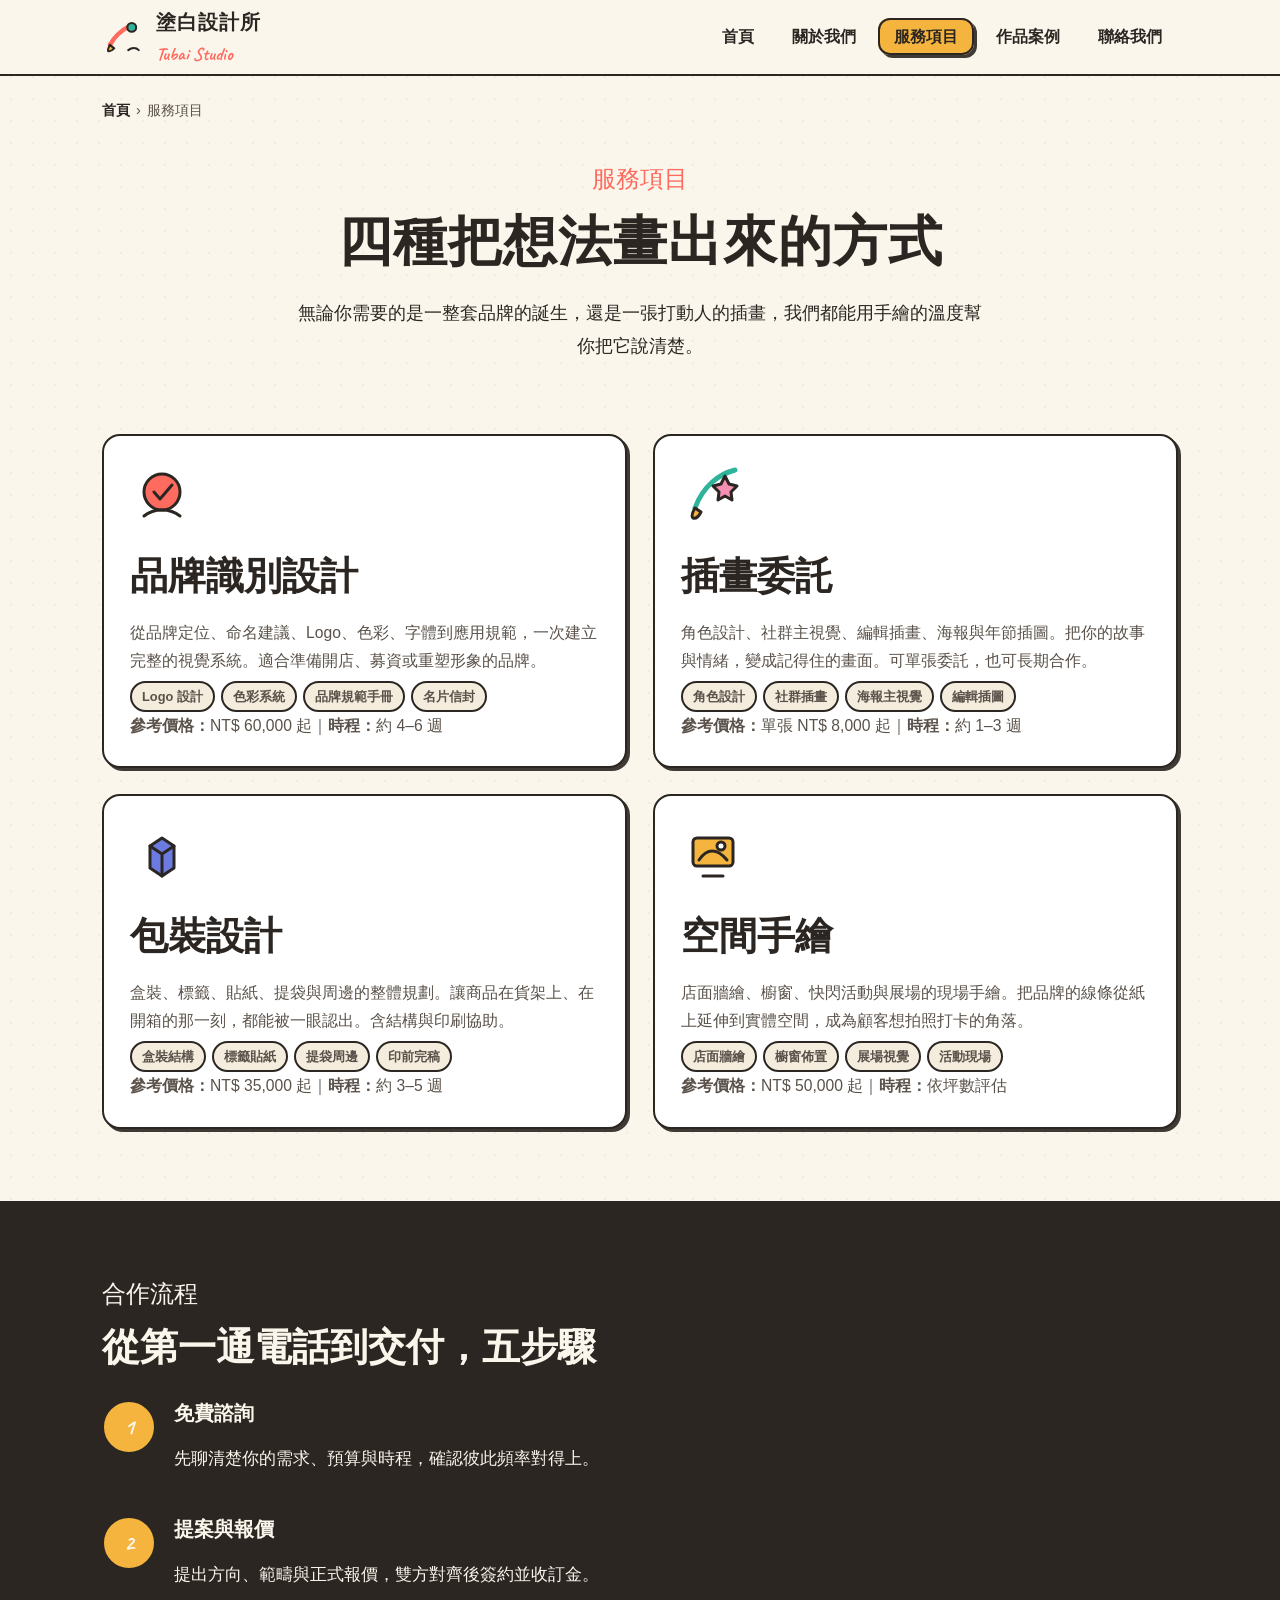
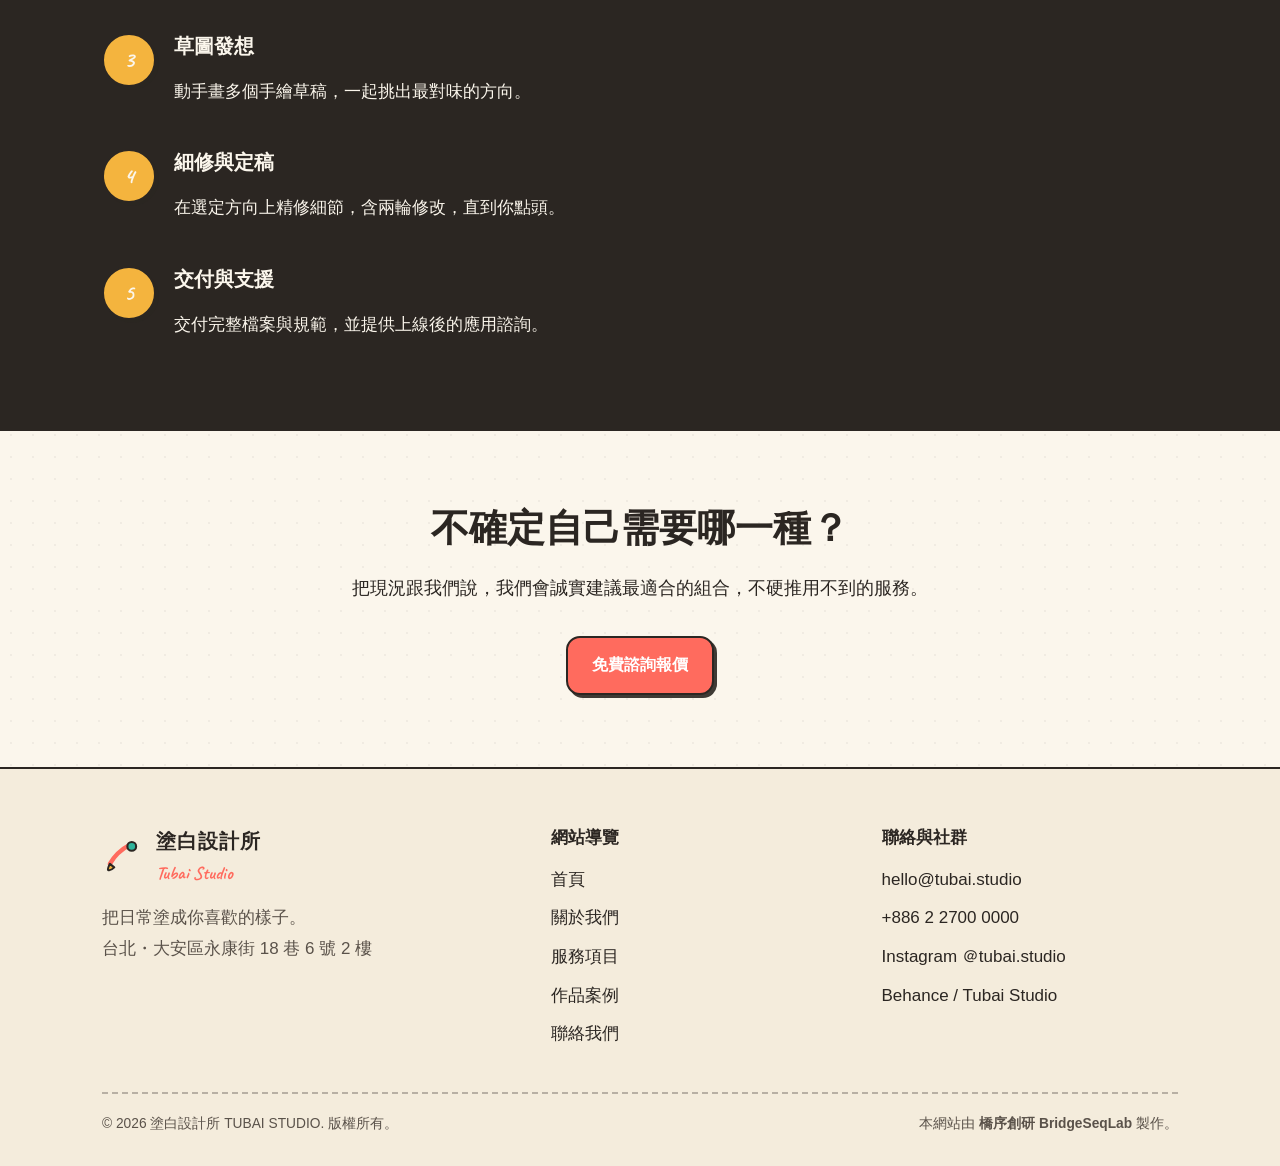
<file: services.html>
<!DOCTYPE html>
<html lang="zh-Hant">
<head>
<meta charset="UTF-8">
<meta name="viewport" content="width=device-width, initial-scale=1">
<title>服務項目與報價｜品牌識別・插畫・包裝・空間手繪 - 塗白設計所</title>
<meta name="description" content="塗白設計所的四大服務：品牌識別設計、插畫委託、包裝設計與空間手繪。看清楚各服務內容、適合對象、合作流程與參考價格區間。">
<meta name="keywords" content="品牌識別設計報價,插畫委託費用,包裝設計服務,牆面手繪,品牌設計流程,設計工作室報價,台北品牌設計">
<meta name="author" content="塗白設計所 TUBAI STUDIO">
<link rel="canonical" href="https://izzo24.github.io/tubai-studio/services.html">
<meta property="og:type" content="website">
<meta property="og:site_name" content="塗白設計所 TUBAI STUDIO">
<meta property="og:title" content="服務項目與報價｜品牌識別・插畫・包裝・空間手繪">
<meta property="og:description" content="四大服務、清楚流程與參考價格區間，幫你的品牌找到對的筆觸。">
<meta property="og:url" content="https://izzo24.github.io/tubai-studio/services.html">
<meta property="og:image" content="https://izzo24.github.io/tubai-studio/assets/og-cover.png">
<meta property="og:locale" content="zh_TW">
<meta name="twitter:card" content="summary_large_image">
<meta name="twitter:title" content="服務項目與報價｜塗白設計所">
<meta name="twitter:description" content="品牌識別、插畫委託、包裝設計與空間手繪四大服務。">
<meta name="twitter:image" content="https://izzo24.github.io/tubai-studio/assets/og-cover.png">
<link rel="icon" type="image/svg+xml" href="./assets/favicon.svg">
<link rel="apple-touch-icon" href="./assets/favicon.png">
<link rel="stylesheet" href="./assets/style.css">
<script type="application/ld+json">
{
  "@context":"https://schema.org",
  "@type":"BreadcrumbList",
  "itemListElement":[
    {"@type":"ListItem","position":1,"name":"首頁","item":"https://izzo24.github.io/tubai-studio/"},
    {"@type":"ListItem","position":2,"name":"服務項目","item":"https://izzo24.github.io/tubai-studio/services.html"}
  ]
}
</script>
<script type="application/ld+json">
{
  "@context":"https://schema.org",
  "@type":"Service",
  "serviceType":"品牌識別與插畫設計",
  "provider":{"@type":"Organization","name":"塗白設計所 TUBAI STUDIO","url":"https://izzo24.github.io/tubai-studio/"},
  "areaServed":"TW",
  "hasOfferCatalog":{
    "@type":"OfferCatalog","name":"塗白設計服務",
    "itemListElement":[
      {"@type":"Offer","itemOffered":{"@type":"Service","name":"品牌識別設計"}},
      {"@type":"Offer","itemOffered":{"@type":"Service","name":"插畫委託"}},
      {"@type":"Offer","itemOffered":{"@type":"Service","name":"包裝設計"}},
      {"@type":"Offer","itemOffered":{"@type":"Service","name":"空間手繪"}}
    ]
  }
}
</script>
</head>
<body>
<header class="site-header">
  <div class="wrap nav">
    <a class="brand" href="./index.html" aria-label="塗白設計所首頁">
      <svg viewBox="0 0 48 48" aria-hidden="true"><g fill="none" stroke="#2B2622" stroke-width="2.4" stroke-linecap="round" stroke-linejoin="round"><path d="M9 33c5-9 12-16 23-22" stroke="#FF6B5E" stroke-width="5"/><path d="M9 33c-2 4-3 6-2 7 2 1 5-1 7-3z" fill="#F4B43E"/><circle cx="34" cy="13" r="5" fill="#2FB39B"/><path d="M30 39c4-3 9-3 12 0"/></g></svg>
      <span><span class="zh">塗白設計所</span><br><span class="en">Tubai Studio</span></span>
    </a>
    <button class="nav-toggle" aria-label="開啟選單" aria-expanded="false" aria-controls="primary-nav"><span></span></button>
    <nav aria-label="主要導覽">
      <ul class="nav-links" id="primary-nav">
        <li><a href="./index.html">首頁</a></li>
        <li><a href="./about.html">關於我們</a></li>
        <li><a href="./services.html" aria-current="page">服務項目</a></li>
        <li><a href="./works.html">作品案例</a></li>
        <li><a href="./contact.html">聯絡我們</a></li>
      </ul>
    </nav>
  </div>
</header>

<div class="wrap"><nav class="crumbs" aria-label="麵包屑"><a href="./index.html">首頁</a><span>›</span>服務項目</nav></div>

<main>
<section style="padding-top:34px;">
  <div class="wrap center">
    <p class="eyebrow">服務項目</p>
    <h1>四種把想法畫出來的方式</h1>
    <p class="lead" style="max-width:700px;margin:0 auto;">無論你需要的是一整套品牌的誕生，還是一張打動人的插畫，我們都能用手繪的溫度幫你把它說清楚。</p>
  </div>
</section>

<section style="padding-top:0;">
  <div class="wrap grid cols-2">
    <article class="card reveal">
      <svg class="icon" viewBox="0 0 64 64" aria-hidden="true"><g fill="none" stroke="#2B2622" stroke-width="3" stroke-linecap="round" stroke-linejoin="round"><circle cx="32" cy="30" r="18" fill="#FF6B5E"/><path d="M24 30l6 7 12-14"/><path d="M14 54c10-8 26-8 36 0"/></g></svg>
      <h2>品牌識別設計</h2>
      <p>從品牌定位、命名建議、Logo、色彩、字體到應用規範，一次建立完整的視覺系統。適合準備開店、募資或重塑形象的品牌。</p>
      <p><span class="tag">Logo 設計</span><span class="tag">色彩系統</span><span class="tag">品牌規範手冊</span><span class="tag">名片信封</span></p>
      <p><strong>參考價格：</strong>NT$ 60,000 起｜<strong>時程：</strong>約 4–6 週</p>
    </article>
    <article class="card reveal">
      <svg class="icon" viewBox="0 0 64 64" aria-hidden="true"><g fill="none" stroke="#2B2622" stroke-width="3" stroke-linecap="round" stroke-linejoin="round"><path d="M14 46c8-22 24-34 40-38" stroke="#2FB39B" stroke-width="5"/><path d="M14 46c-3 5-4 8-2 10 3 1 6-2 8-6z" fill="#F4B43E"/><path d="M44 14l4 8 8 2-6 6 1 8-7-4-7 4 1-8-6-6 8-2z" fill="#F58FB4"/></g></svg>
      <h2>插畫委託</h2>
      <p>角色設計、社群主視覺、編輯插畫、海報與年節插圖。把你的故事與情緒，變成記得住的畫面。可單張委託，也可長期合作。</p>
      <p><span class="tag">角色設計</span><span class="tag">社群插畫</span><span class="tag">海報主視覺</span><span class="tag">編輯插圖</span></p>
      <p><strong>參考價格：</strong>單張 NT$ 8,000 起｜<strong>時程：</strong>約 1–3 週</p>
    </article>
    <article class="card reveal">
      <svg class="icon" viewBox="0 0 64 64" aria-hidden="true"><g fill="none" stroke="#2B2622" stroke-width="3" stroke-linecap="round" stroke-linejoin="round"><path d="M20 24l12-8 12 8v22l-12 8-12-8z" fill="#6C7BE0"/><path d="M20 24l12 8 12-8M32 32v22"/></g></svg>
      <h2>包裝設計</h2>
      <p>盒裝、標籤、貼紙、提袋與周邊的整體規劃。讓商品在貨架上、在開箱的那一刻，都能被一眼認出。含結構與印刷協助。</p>
      <p><span class="tag">盒裝結構</span><span class="tag">標籤貼紙</span><span class="tag">提袋周邊</span><span class="tag">印前完稿</span></p>
      <p><strong>參考價格：</strong>NT$ 35,000 起｜<strong>時程：</strong>約 3–5 週</p>
    </article>
    <article class="card reveal">
      <svg class="icon" viewBox="0 0 64 64" aria-hidden="true"><g fill="none" stroke="#2B2622" stroke-width="3" stroke-linecap="round" stroke-linejoin="round"><rect x="12" y="16" width="40" height="28" rx="4" fill="#F4B43E"/><path d="M18 38c8-12 18-12 28 0"/><circle cx="40" cy="24" r="4" fill="#FFF"/><path d="M22 54h20"/></g></svg>
      <h2>空間手繪</h2>
      <p>店面牆繪、櫥窗、快閃活動與展場的現場手繪。把品牌的線條從紙上延伸到實體空間，成為顧客想拍照打卡的角落。</p>
      <p><span class="tag">店面牆繪</span><span class="tag">櫥窗佈置</span><span class="tag">展場視覺</span><span class="tag">活動現場</span></p>
      <p><strong>參考價格：</strong>NT$ 50,000 起｜<strong>時程：</strong>依坪數評估</p>
    </article>
  </div>
</section>

<section class="band">
  <div class="wrap">
    <p class="eyebrow">合作流程</p>
    <h2>從第一通電話到交付，五步驟</h2>
    <div class="steps mt-m">
      <div class="step reveal"><div class="num"></div><div><h3 style="color:var(--paper)">免費諮詢</h3><p>先聊清楚你的需求、預算與時程，確認彼此頻率對得上。</p></div></div>
      <div class="step reveal"><div class="num"></div><div><h3 style="color:var(--paper)">提案與報價</h3><p>提出方向、範疇與正式報價，雙方對齊後簽約並收訂金。</p></div></div>
      <div class="step reveal"><div class="num"></div><div><h3 style="color:var(--paper)">草圖發想</h3><p>動手畫多個手繪草稿，一起挑出最對味的方向。</p></div></div>
      <div class="step reveal"><div class="num"></div><div><h3 style="color:var(--paper)">細修與定稿</h3><p>在選定方向上精修細節，含兩輪修改，直到你點頭。</p></div></div>
      <div class="step reveal"><div class="num"></div><div><h3 style="color:var(--paper)">交付與支援</h3><p>交付完整檔案與規範，並提供上線後的應用諮詢。</p></div></div>
    </div>
  </div>
</section>

<section class="center">
  <div class="wrap">
    <h2>不確定自己需要哪一種？</h2>
    <p class="lead">把現況跟我們說，我們會誠實建議最適合的組合，不硬推用不到的服務。</p>
    <a class="btn mt-s" href="./contact.html">免費諮詢報價</a>
  </div>
</section>
</main>

<footer class="site-footer">
  <div class="wrap">
    <div class="foot-grid">
      <div>
        <a class="brand" href="./index.html" aria-label="塗白設計所首頁">
          <svg viewBox="0 0 48 48" aria-hidden="true"><g fill="none" stroke="#2B2622" stroke-width="2.4" stroke-linecap="round" stroke-linejoin="round"><path d="M9 33c5-9 12-16 23-22" stroke="#FF6B5E" stroke-width="5"/><path d="M9 33c-2 4-3 6-2 7 2 1 5-1 7-3z" fill="#F4B43E"/><circle cx="34" cy="13" r="5" fill="#2FB39B"/></g></svg>
          <span><span class="zh">塗白設計所</span><br><span class="en">Tubai Studio</span></span>
        </a>
        <p class="mt-s">把日常塗成你喜歡的樣子。<br>台北・大安區永康街 18 巷 6 號 2 樓</p>
      </div>
      <div><h4>網站導覽</h4><ul><li><a href="./index.html">首頁</a></li><li><a href="./about.html">關於我們</a></li><li><a href="./services.html">服務項目</a></li><li><a href="./works.html">作品案例</a></li><li><a href="./contact.html">聯絡我們</a></li></ul></div>
      <div><h4>聯絡與社群</h4><ul><li><a href="./contact.html">hello@tubai.studio</a></li><li><a href="./contact.html">+886 2 2700 0000</a></li><li><a href="./contact.html">Instagram ＠tubai.studio</a></li><li><a href="./contact.html">Behance / Tubai Studio</a></li></ul></div>
    </div>
    <div class="foot-bottom">
      <span>© <span data-year>2026</span> 塗白設計所 TUBAI STUDIO. 版權所有。</span>
      <span>本網站由 <a href="https://bridgeseqlab.com" target="_blank" rel="noopener" style="font-weight:700;color:inherit;">橋序創研 BridgeSeqLab</a> 製作。</span>
    </div>
  </div>
</footer>
<script src="./assets/main.js"></script>
</body>
</html>
</file>
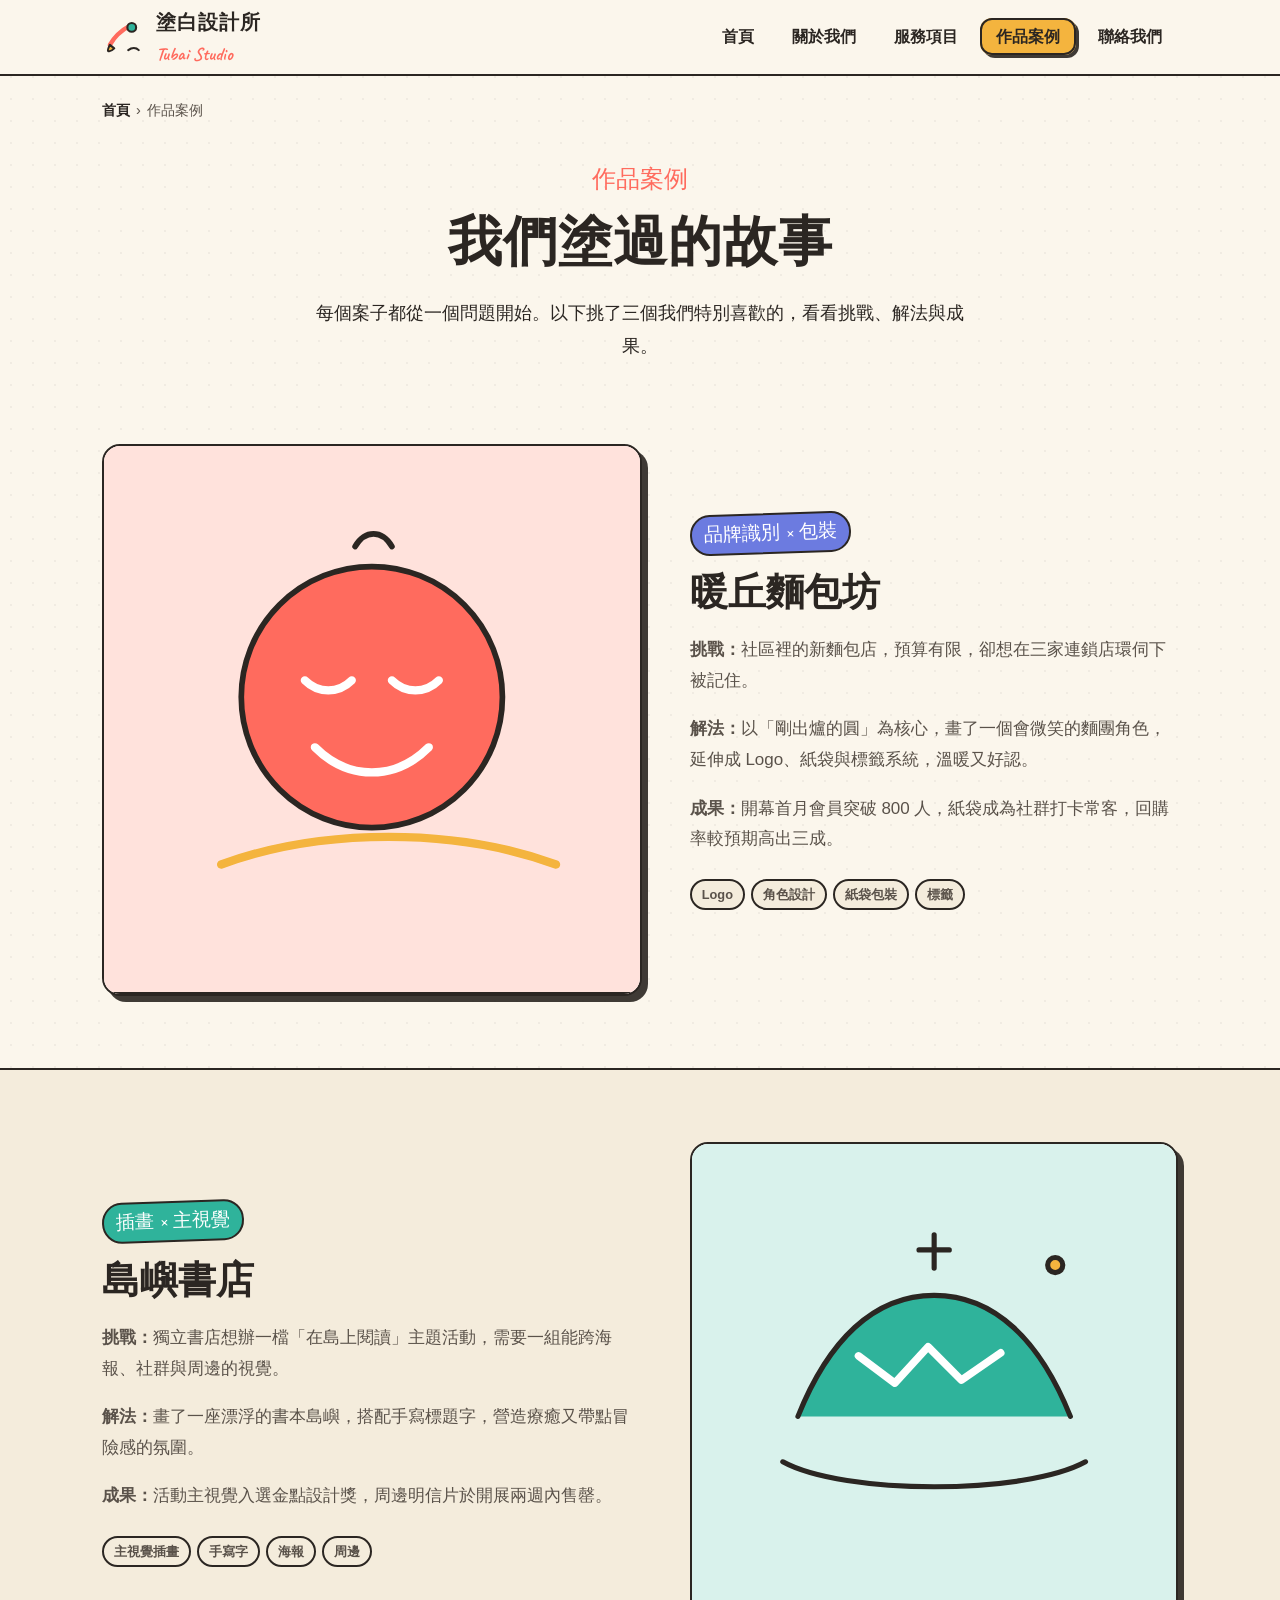
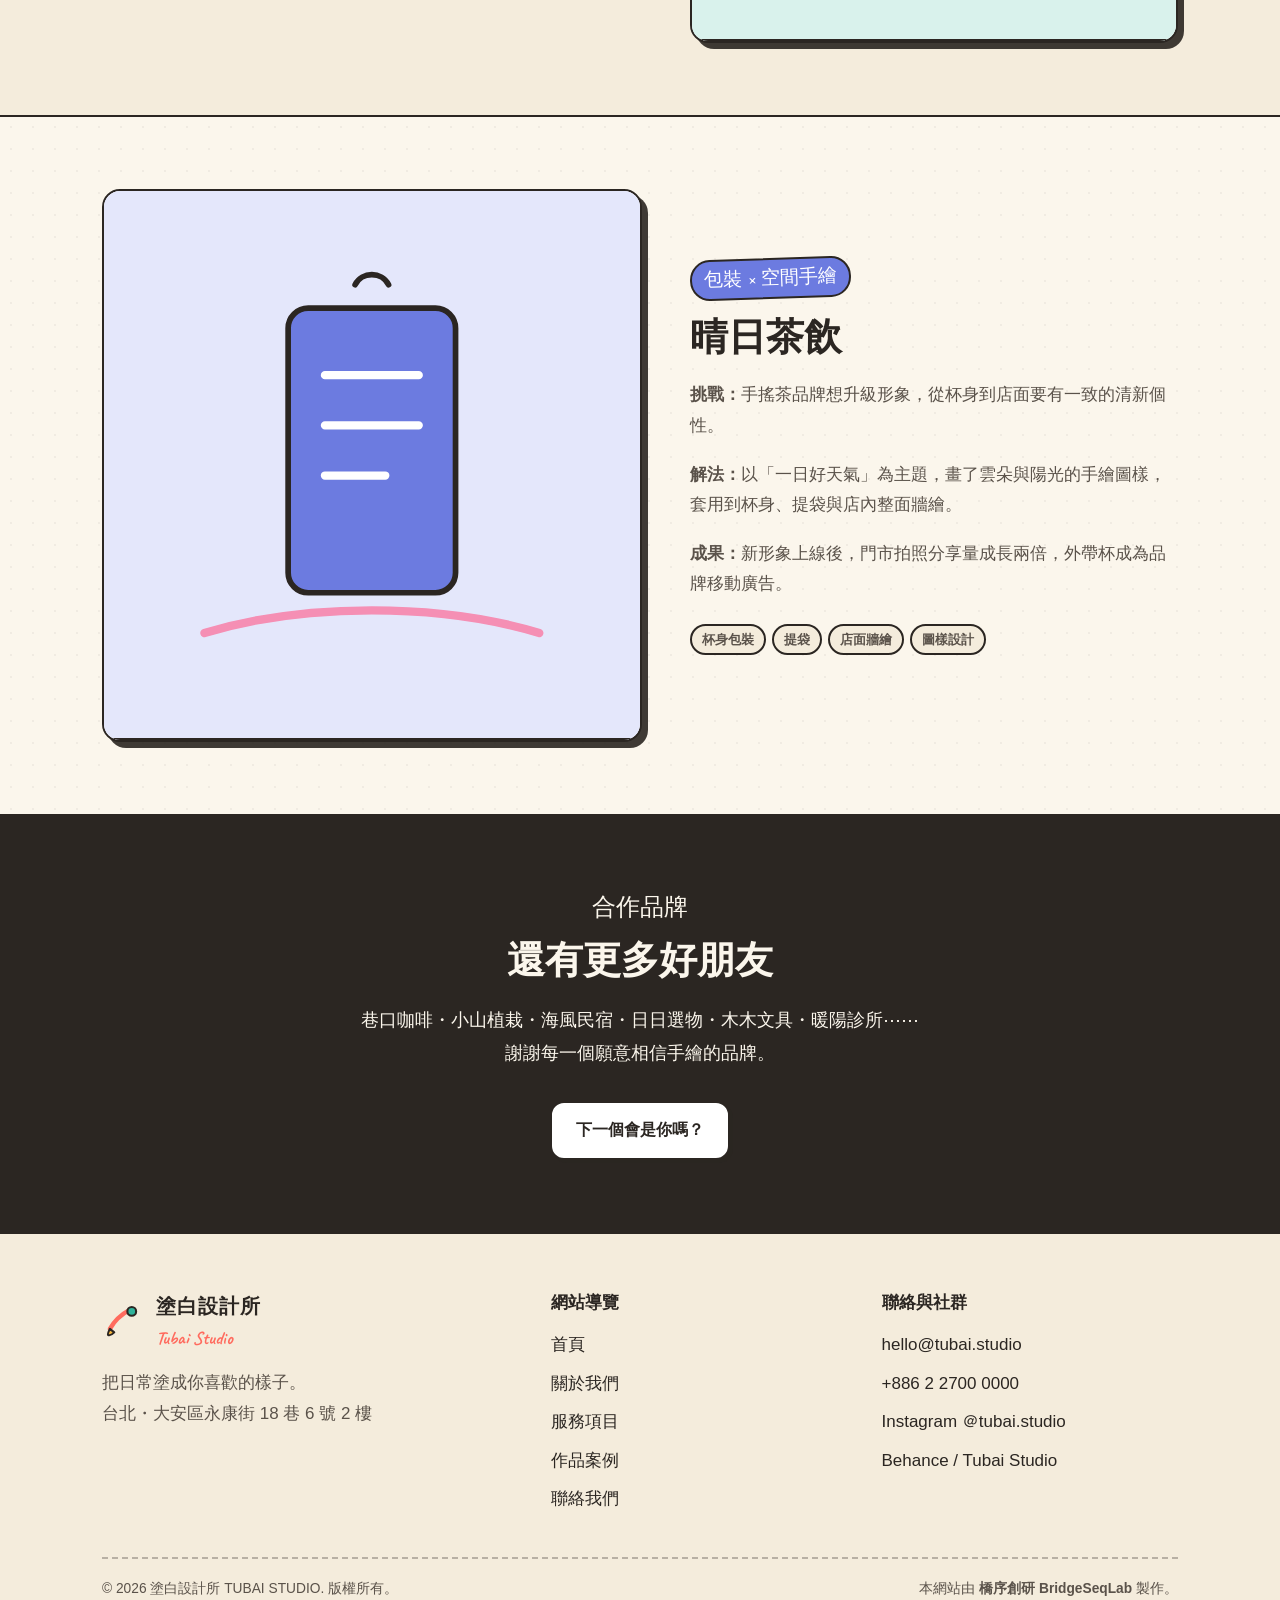
<file: works.html>
<!DOCTYPE html>
<html lang="zh-Hant">
<head>
<meta charset="UTF-8">
<meta name="viewport" content="width=device-width, initial-scale=1">
<title>作品案例｜麵包坊、書店、茶飲品牌設計實績 - 塗白設計所</title>
<meta name="description" content="瀏覽塗白設計所的精選作品案例：暖丘麵包坊品牌識別、島嶼書店主視覺插畫、晴日茶飲包裝與空間手繪。看我們如何把挑戰變成被記住的設計。">
<meta name="keywords" content="品牌設計作品,插畫案例,包裝設計實績,品牌識別案例,設計作品集,麵包店品牌設計,茶飲包裝設計">
<meta name="author" content="塗白設計所 TUBAI STUDIO">
<link rel="canonical" href="https://izzo24.github.io/tubai-studio/works.html">
<meta property="og:type" content="website">
<meta property="og:site_name" content="塗白設計所 TUBAI STUDIO">
<meta property="og:title" content="作品案例｜麵包坊、書店、茶飲品牌設計實績">
<meta property="og:description" content="看塗白設計所如何把品牌挑戰變成被記住的手繪設計。">
<meta property="og:url" content="https://izzo24.github.io/tubai-studio/works.html">
<meta property="og:image" content="https://izzo24.github.io/tubai-studio/assets/og-cover.png">
<meta property="og:locale" content="zh_TW">
<meta name="twitter:card" content="summary_large_image">
<meta name="twitter:title" content="作品案例｜塗白設計所">
<meta name="twitter:description" content="麵包坊、書店、茶飲品牌設計實績。">
<meta name="twitter:image" content="https://izzo24.github.io/tubai-studio/assets/og-cover.png">
<link rel="icon" type="image/svg+xml" href="./assets/favicon.svg">
<link rel="apple-touch-icon" href="./assets/favicon.png">
<link rel="stylesheet" href="./assets/style.css">
<script type="application/ld+json">
{
  "@context":"https://schema.org",
  "@type":"BreadcrumbList",
  "itemListElement":[
    {"@type":"ListItem","position":1,"name":"首頁","item":"https://izzo24.github.io/tubai-studio/"},
    {"@type":"ListItem","position":2,"name":"作品案例","item":"https://izzo24.github.io/tubai-studio/works.html"}
  ]
}
</script>
<script type="application/ld+json">
{
  "@context":"https://schema.org",
  "@type":"CollectionPage",
  "name":"塗白設計所作品案例",
  "url":"https://izzo24.github.io/tubai-studio/works.html",
  "about":["品牌識別設計","插畫委託","包裝設計","空間手繪"]
}
</script>
</head>
<body>
<header class="site-header">
  <div class="wrap nav">
    <a class="brand" href="./index.html" aria-label="塗白設計所首頁">
      <svg viewBox="0 0 48 48" aria-hidden="true"><g fill="none" stroke="#2B2622" stroke-width="2.4" stroke-linecap="round" stroke-linejoin="round"><path d="M9 33c5-9 12-16 23-22" stroke="#FF6B5E" stroke-width="5"/><path d="M9 33c-2 4-3 6-2 7 2 1 5-1 7-3z" fill="#F4B43E"/><circle cx="34" cy="13" r="5" fill="#2FB39B"/><path d="M30 39c4-3 9-3 12 0"/></g></svg>
      <span><span class="zh">塗白設計所</span><br><span class="en">Tubai Studio</span></span>
    </a>
    <button class="nav-toggle" aria-label="開啟選單" aria-expanded="false" aria-controls="primary-nav"><span></span></button>
    <nav aria-label="主要導覽">
      <ul class="nav-links" id="primary-nav">
        <li><a href="./index.html">首頁</a></li>
        <li><a href="./about.html">關於我們</a></li>
        <li><a href="./services.html">服務項目</a></li>
        <li><a href="./works.html" aria-current="page">作品案例</a></li>
        <li><a href="./contact.html">聯絡我們</a></li>
      </ul>
    </nav>
  </div>
</header>

<div class="wrap"><nav class="crumbs" aria-label="麵包屑"><a href="./index.html">首頁</a><span>›</span>作品案例</nav></div>

<main>
<section style="padding-top:34px;">
  <div class="wrap center">
    <p class="eyebrow">作品案例</p>
    <h1>我們塗過的故事</h1>
    <p class="lead" style="max-width:680px;margin:0 auto;">每個案子都從一個問題開始。以下挑了三個我們特別喜歡的，看看挑戰、解法與成果。</p>
  </div>
</section>

<!-- 案例 1 -->
<section style="padding-top:10px;">
  <div class="wrap hero-grid">
    <div class="work" style="box-shadow:var(--shadow);">
      <div class="thumb" style="background:#FFE2DC;aspect-ratio:1/1;">
        <svg viewBox="0 0 320 320" aria-hidden="true"><g fill="none" stroke="#2B2622" stroke-width="3.4" stroke-linecap="round" stroke-linejoin="round"><circle cx="160" cy="150" r="78" fill="#FF6B5E"/><path d="M120 140c8 8 20 8 28 0M172 140c8 8 20 8 28 0" stroke="#FFF" stroke-width="5"/><path d="M126 180c20 20 48 20 68 0" stroke="#FFF" stroke-width="5"/><path d="M70 250c60-22 140-22 200 0" stroke="#F4B43E" stroke-width="5"/><path d="M150 60c6-10 16-10 22 0" /></g></svg>
      </div>
    </div>
    <div>
      <span class="badge">品牌識別 × 包裝</span>
      <h2 class="mt-s">暖丘麵包坊</h2>
      <p><strong>挑戰：</strong>社區裡的新麵包店，預算有限，卻想在三家連鎖店環伺下被記住。</p>
      <p><strong>解法：</strong>以「剛出爐的圓」為核心，畫了一個會微笑的麵團角色，延伸成 Logo、紙袋與標籤系統，溫暖又好認。</p>
      <p><strong>成果：</strong>開幕首月會員突破 800 人，紙袋成為社群打卡常客，回購率較預期高出三成。</p>
      <p><span class="tag">Logo</span><span class="tag">角色設計</span><span class="tag">紙袋包裝</span><span class="tag">標籤</span></p>
    </div>
  </div>
</section>

<!-- 案例 2 -->
<section style="background:var(--paper-2);border-top:2.5px solid var(--line);border-bottom:2.5px solid var(--line);">
  <div class="wrap hero-grid">
    <div>
      <span class="badge" style="background:var(--teal)">插畫 × 主視覺</span>
      <h2 class="mt-s">島嶼書店</h2>
      <p><strong>挑戰：</strong>獨立書店想辦一檔「在島上閱讀」主題活動，需要一組能跨海報、社群與周邊的視覺。</p>
      <p><strong>解法：</strong>畫了一座漂浮的書本島嶼，搭配手寫標題字，營造療癒又帶點冒險感的氛圍。</p>
      <p><strong>成果：</strong>活動主視覺入選金點設計獎，周邊明信片於開展兩週內售罄。</p>
      <p><span class="tag">主視覺插畫</span><span class="tag">手寫字</span><span class="tag">海報</span><span class="tag">周邊</span></p>
    </div>
    <div class="work" style="box-shadow:var(--shadow);">
      <div class="thumb" style="background:#D9F2EC;aspect-ratio:1/1;">
        <svg viewBox="0 0 320 320" aria-hidden="true"><g fill="none" stroke="#2B2622" stroke-width="3.4" stroke-linecap="round" stroke-linejoin="round"><path d="M70 180c20-50 50-80 90-80s70 30 90 80" fill="#2FB39B"/><path d="M110 140l24 18 22-24 22 22 26-18" stroke="#FFF" stroke-width="5"/><path d="M60 210c40 22 160 22 200 0"/><path d="M160 60v22M150 70h20" /><circle cx="240" cy="80" r="5" fill="#F4B43E"/></g></svg>
      </div>
    </div>
  </div>
</section>

<!-- 案例 3 -->
<section>
  <div class="wrap hero-grid">
    <div class="work" style="box-shadow:var(--shadow);">
      <div class="thumb" style="background:#E4E7FB;aspect-ratio:1/1;">
        <svg viewBox="0 0 320 320" aria-hidden="true"><g fill="none" stroke="#2B2622" stroke-width="3.4" stroke-linecap="round" stroke-linejoin="round"><rect x="110" y="70" width="100" height="170" rx="12" fill="#6C7BE0"/><path d="M132 110h56M132 140h56M132 170h36" stroke="#FFF" stroke-width="5"/><path d="M150 56c4-8 16-8 20 0" /><path d="M60 264c60-18 140-18 200 0" stroke="#F58FB4" stroke-width="5"/></g></svg>
      </div>
    </div>
    <div>
      <span class="badge" style="background:var(--peri)">包裝 × 空間手繪</span>
      <h2 class="mt-s">晴日茶飲</h2>
      <p><strong>挑戰：</strong>手搖茶品牌想升級形象，從杯身到店面要有一致的清新個性。</p>
      <p><strong>解法：</strong>以「一日好天氣」為主題，畫了雲朵與陽光的手繪圖樣，套用到杯身、提袋與店內整面牆繪。</p>
      <p><strong>成果：</strong>新形象上線後，門市拍照分享量成長兩倍，外帶杯成為品牌移動廣告。</p>
      <p><span class="tag">杯身包裝</span><span class="tag">提袋</span><span class="tag">店面牆繪</span><span class="tag">圖樣設計</span></p>
    </div>
  </div>
</section>

<section class="band center">
  <div class="wrap">
    <p class="eyebrow">合作品牌</p>
    <h2>還有更多好朋友</h2>
    <p class="lead">巷口咖啡・小山植栽・海風民宿・日日選物・木木文具・暖陽診所⋯⋯<br>謝謝每一個願意相信手繪的品牌。</p>
    <a class="btn alt mt-s" href="./contact.html">下一個會是你嗎？</a>
  </div>
</section>
</main>

<footer class="site-footer">
  <div class="wrap">
    <div class="foot-grid">
      <div>
        <a class="brand" href="./index.html" aria-label="塗白設計所首頁">
          <svg viewBox="0 0 48 48" aria-hidden="true"><g fill="none" stroke="#2B2622" stroke-width="2.4" stroke-linecap="round" stroke-linejoin="round"><path d="M9 33c5-9 12-16 23-22" stroke="#FF6B5E" stroke-width="5"/><path d="M9 33c-2 4-3 6-2 7 2 1 5-1 7-3z" fill="#F4B43E"/><circle cx="34" cy="13" r="5" fill="#2FB39B"/></g></svg>
          <span><span class="zh">塗白設計所</span><br><span class="en">Tubai Studio</span></span>
        </a>
        <p class="mt-s">把日常塗成你喜歡的樣子。<br>台北・大安區永康街 18 巷 6 號 2 樓</p>
      </div>
      <div><h4>網站導覽</h4><ul><li><a href="./index.html">首頁</a></li><li><a href="./about.html">關於我們</a></li><li><a href="./services.html">服務項目</a></li><li><a href="./works.html">作品案例</a></li><li><a href="./contact.html">聯絡我們</a></li></ul></div>
      <div><h4>聯絡與社群</h4><ul><li><a href="./contact.html">hello@tubai.studio</a></li><li><a href="./contact.html">+886 2 2700 0000</a></li><li><a href="./contact.html">Instagram ＠tubai.studio</a></li><li><a href="./contact.html">Behance / Tubai Studio</a></li></ul></div>
    </div>
    <div class="foot-bottom">
      <span>© <span data-year>2026</span> 塗白設計所 TUBAI STUDIO. 版權所有。</span>
      <span>本網站由 <a href="https://bridgeseqlab.com" target="_blank" rel="noopener" style="font-weight:700;color:inherit;">橋序創研 BridgeSeqLab</a> 製作。</span>
    </div>
  </div>
</footer>
<script src="./assets/main.js"></script>
</body>
</html>
</file>
<file: assets/style.css>
/* ===========================================================
   塗白設計所 TUBAI STUDIO — 手繪塗鴉風格樣式
   色彩、字體、版面皆以 CSS 變數管理；RWD 行動優先
   =========================================================== */
@import url('https://fonts.googleapis.com/css2?family=Gaegu:wght@400;700&family=Caveat:wght@500;700&display=swap');

:root{
  --paper:#FBF6EC;
  --paper-2:#F4ECDC;
  --ink:#2B2622;
  --ink-soft:#5A524A;
  --line:#2B2622;
  --coral:#FF6B5E;
  --mustard:#F4B43E;
  --teal:#2FB39B;
  --peri:#6C7BE0;
  --pink:#F58FB4;
  --white:#FFFFFF;
  --shadow:6px 6px 0 rgba(43,38,34,.9);
  --shadow-sm:3px 3px 0 rgba(43,38,34,.9);
  --radius:18px;
  --maxw:1120px;
  --hand:'Caveat',cursive;
  --zh:"PingFang TC","Noto Sans TC","Microsoft JhengHei","Heiti TC",sans-serif;
}

*{box-sizing:border-box;}
html{scroll-behavior:smooth;}
body{
  margin:0;
  font-family:var(--zh);
  color:var(--ink);
  background-color:var(--paper);
  background-image:
    radial-gradient(rgba(43,38,34,.05) 1px, transparent 1px);
  background-size:22px 22px;
  line-height:1.8;
  font-size:17px;
  -webkit-font-smoothing:antialiased;
}
img{max-width:100%;display:block;}
a{color:var(--ink);text-decoration:none;}
.wrap{max-width:var(--maxw);margin:0 auto;padding:0 22px;}

/* ---------- 手繪邊框小工具 ---------- */
.sketch{
  border:2.5px solid var(--line);
  border-radius:255px 15px 225px 15px/15px 225px 15px 255px;
  background:var(--white);
}
.tape{
  position:absolute;width:90px;height:26px;
  background:rgba(244,180,62,.55);
  border:1px dashed rgba(43,38,34,.35);
  transform:rotate(-4deg);
}

/* ---------- 導覽列 ---------- */
.site-header{
  position:sticky;top:0;z-index:50;
  background:rgba(251,246,236,.92);
  backdrop-filter:blur(6px);
  border-bottom:2.5px solid var(--line);
}
.nav{display:flex;align-items:center;justify-content:space-between;height:74px;}
.brand{display:flex;align-items:center;gap:12px;font-weight:700;}
.brand svg{width:42px;height:42px;flex:none;}
.brand .zh{font-size:1.25rem;letter-spacing:1px;}
.brand .en{font-family:var(--hand);font-size:1.15rem;color:var(--coral);line-height:1;}
.nav-links{display:flex;gap:6px;align-items:center;list-style:none;margin:0;padding:0;}
.nav-links a{
  padding:8px 14px;border-radius:12px;font-weight:700;font-size:.98rem;
  border:2.5px solid transparent;transition:.15s;
}
.nav-links a:hover{border-color:var(--line);background:var(--white);}
.nav-links a[aria-current="page"]{background:var(--mustard);border-color:var(--line);box-shadow:var(--shadow-sm);}
.nav-toggle{display:none;background:var(--white);border:2.5px solid var(--line);border-radius:12px;
  width:46px;height:42px;cursor:pointer;align-items:center;justify-content:center;}
.nav-toggle span,.nav-toggle span::before,.nav-toggle span::after{
  content:"";display:block;width:22px;height:2.6px;background:var(--ink);border-radius:3px;position:relative;}
.nav-toggle span::before{position:absolute;top:-7px;}
.nav-toggle span::after{position:absolute;top:7px;}

/* ---------- 區塊通用 ---------- */
section{padding:72px 0;}
.eyebrow{font-family:var(--hand);font-size:1.5rem;color:var(--coral);margin:0 0 6px;}
h1,h2,h3{line-height:1.3;margin:0 0 18px;}
h1{font-size:clamp(2.1rem,5vw,3.4rem);font-weight:700;letter-spacing:1px;}
h2{font-size:clamp(1.7rem,3.6vw,2.4rem);}
h3{font-size:1.25rem;}
p{margin:0 0 18px;color:var(--ink-soft);}
.lead{font-size:1.15rem;color:var(--ink);}
.underline{
  background:linear-gradient(transparent 62%, var(--mustard) 62% 92%, transparent 92%);
  padding:0 2px;
}

/* ---------- 按鈕 ---------- */
.btn{
  display:inline-flex;align-items:center;gap:8px;
  font-weight:700;font-size:1rem;cursor:pointer;
  padding:13px 24px;border-radius:14px;
  border:2.5px solid var(--line);background:var(--coral);color:var(--white);
  box-shadow:var(--shadow-sm);transition:transform .12s,box-shadow .12s;
}
.btn:hover{transform:translate(-2px,-2px);box-shadow:5px 5px 0 rgba(43,38,34,.9);}
.btn.alt{background:var(--white);color:var(--ink);}
.btn.teal{background:var(--teal);color:var(--white);}

/* ---------- Hero ---------- */
.hero{position:relative;padding:84px 0 64px;}
.hero-grid{display:grid;grid-template-columns:1.05fr .95fr;gap:48px;align-items:center;}
.hero h1 span.brush{color:var(--coral);}
.hero .actions{display:flex;gap:14px;flex-wrap:wrap;margin-top:8px;}
.hero-art{position:relative;}

/* ---------- 卡片網格 ---------- */
.grid{display:grid;gap:26px;}
.grid.cols-3{grid-template-columns:repeat(3,1fr);}
.grid.cols-2{grid-template-columns:repeat(2,1fr);}
.card{
  position:relative;background:var(--white);
  border:2.5px solid var(--line);border-radius:var(--radius);
  padding:26px;box-shadow:var(--shadow-sm);transition:transform .14s;
}
.card:hover{transform:translateY(-4px);}
.card .icon{width:64px;height:64px;margin-bottom:14px;}
.card h3{margin-bottom:8px;}
.card p{margin-bottom:0;font-size:.98rem;}
.badge{
  display:inline-block;font-family:var(--hand);font-size:1.2rem;
  background:var(--peri);color:var(--white);border:2.5px solid var(--line);
  padding:1px 12px;border-radius:20px;transform:rotate(-2deg);
}

/* ---------- 作品 ---------- */
.work{
  position:relative;border:2.5px solid var(--line);border-radius:var(--radius);
  overflow:hidden;background:var(--white);box-shadow:var(--shadow-sm);
}
.work .thumb{aspect-ratio:4/3;border-bottom:2.5px solid var(--line);}
.work .meta{padding:18px 20px;}
.work .meta h3{margin-bottom:4px;}
.work .meta p{margin:0;font-size:.92rem;}
.tag{
  display:inline-block;font-size:.8rem;font-weight:700;
  background:var(--paper-2);border:2px solid var(--line);border-radius:20px;
  padding:2px 10px;margin:6px 6px 0 0;
}

/* ---------- 區塊：彩色橫幅 ---------- */
.band{background:var(--ink);color:var(--paper);position:relative;overflow:hidden;}
.band h2,.band p{color:var(--paper);}
.band .wrap{position:relative;z-index:2;}

/* ---------- 步驟流程 ---------- */
.steps{counter-reset:step;display:grid;gap:24px;}
.step{display:flex;gap:18px;align-items:flex-start;}
.step .num{
  counter-increment:step;flex:none;width:54px;height:54px;border-radius:50%;
  border:2.5px solid var(--line);background:var(--mustard);
  display:flex;align-items:center;justify-content:center;font-weight:700;font-size:1.4rem;
  font-family:var(--hand);box-shadow:var(--shadow-sm);
}
.step .num::before{content:counter(step);}

/* ---------- 表單 ---------- */
.form-grid{display:grid;gap:18px;grid-template-columns:1fr 1fr;}
.field{display:flex;flex-direction:column;gap:6px;}
.field.full{grid-column:1/-1;}
label{font-weight:700;font-size:.95rem;}
input,textarea,select{
  font-family:var(--zh);font-size:1rem;padding:12px 14px;
  border:2.5px solid var(--line);border-radius:12px;background:var(--white);color:var(--ink);
}
input:focus,textarea:focus,select:focus{outline:none;box-shadow:var(--shadow-sm);}
.form-note{font-size:.86rem;color:var(--ink-soft);}
.form-status{font-weight:700;color:var(--teal);min-height:1.4em;}

/* ---------- 麵包屑 ---------- */
.crumbs{font-size:.9rem;color:var(--ink-soft);padding-top:22px;}
.crumbs a{font-weight:700;}
.crumbs span{margin:0 6px;}

/* ---------- 統計 ---------- */
.stats{display:grid;grid-template-columns:repeat(4,1fr);gap:20px;text-align:center;}
.stat .n{font-family:var(--hand);font-size:3rem;color:var(--coral);line-height:1;}
.stat .l{font-weight:700;}

/* ---------- 頁尾 ---------- */
.site-footer{background:var(--paper-2);border-top:2.5px solid var(--line);padding:54px 0 30px;}
.foot-grid{display:grid;grid-template-columns:1.4fr 1fr 1fr;gap:34px;}
.foot-grid h4{margin:0 0 12px;font-size:1.05rem;}
.foot-grid ul{list-style:none;margin:0;padding:0;}
.foot-grid li{margin-bottom:8px;}
.foot-grid a:hover{color:var(--coral);}
.foot-bottom{margin-top:34px;padding-top:18px;border-top:2px dashed rgba(43,38,34,.3);
  display:flex;justify-content:space-between;flex-wrap:wrap;gap:10px;font-size:.86rem;color:var(--ink-soft);}

/* ---------- 雜項 ---------- */
.center{text-align:center;}
.mt-s{margin-top:14px;}.mt-m{margin-top:28px;}.mt-l{margin-top:48px;}
.divider-wave{display:block;width:100%;height:36px;color:var(--line);}
.float{animation:bob 5s ease-in-out infinite;}
@keyframes bob{0%,100%{transform:translateY(0)}50%{transform:translateY(-12px)}}
.reveal{opacity:0;transform:translateY(18px);transition:opacity .6s,transform .6s;}
.reveal.in{opacity:1;transform:none;}

/* ---------- RWD ---------- */
@media (max-width:860px){
  .hero-grid{grid-template-columns:1fr;gap:30px;}
  .grid.cols-3{grid-template-columns:1fr 1fr;}
  .foot-grid{grid-template-columns:1fr 1fr;}
  .stats{grid-template-columns:1fr 1fr;}
}
@media (max-width:640px){
  .nav-toggle{display:flex;}
  .nav-links{
    position:absolute;top:74px;left:0;right:0;flex-direction:column;align-items:stretch;
    background:var(--paper);border-bottom:2.5px solid var(--line);padding:14px 22px;gap:8px;
    display:none;
  }
  .nav-links.open{display:flex;}
  .nav-links a{padding:12px 14px;border:2px solid var(--line);background:var(--white);}
  .grid.cols-3,.grid.cols-2,.form-grid{grid-template-columns:1fr;}
  .foot-grid{grid-template-columns:1fr;}
  .stats{grid-template-columns:1fr 1fr;}
  section{padding:54px 0;}
}
@media (prefers-reduced-motion:reduce){
  *{animation:none!important;transition:none!important;}
  .reveal{opacity:1;transform:none;}
}
</file>
